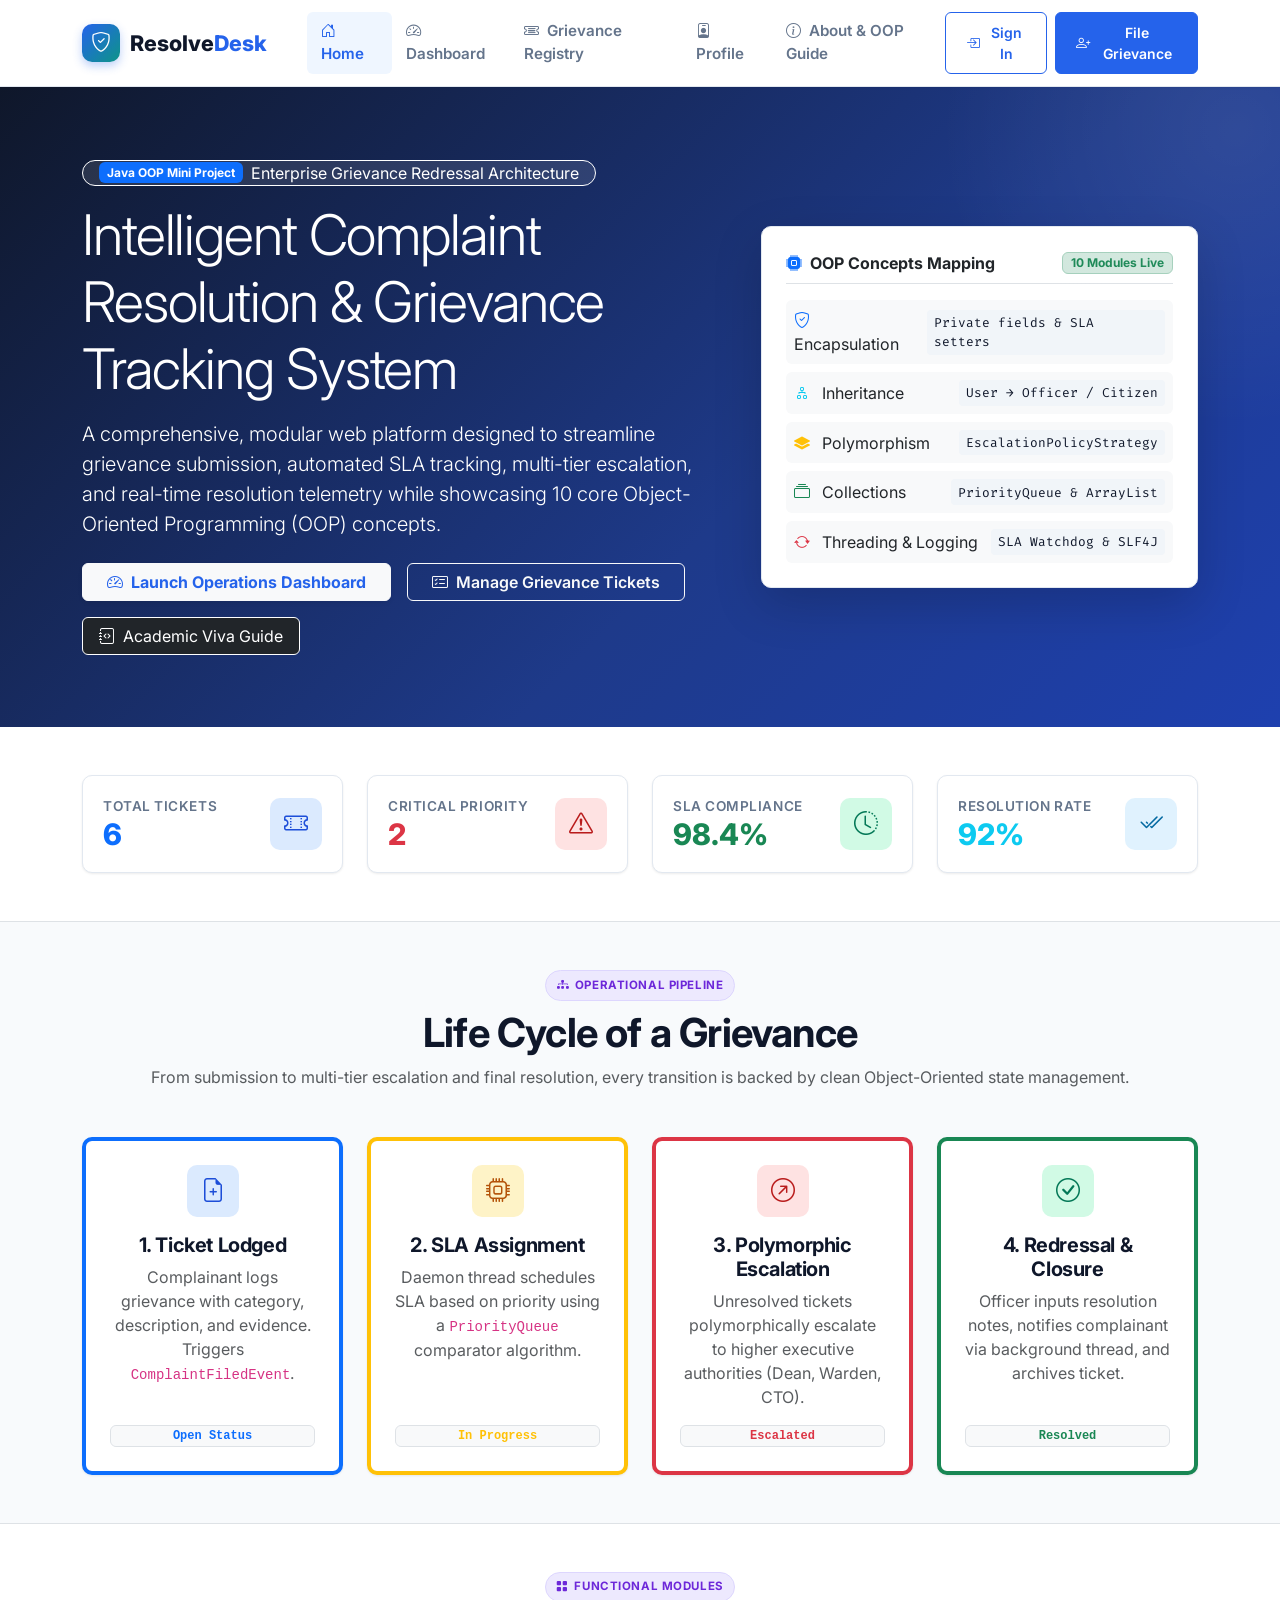
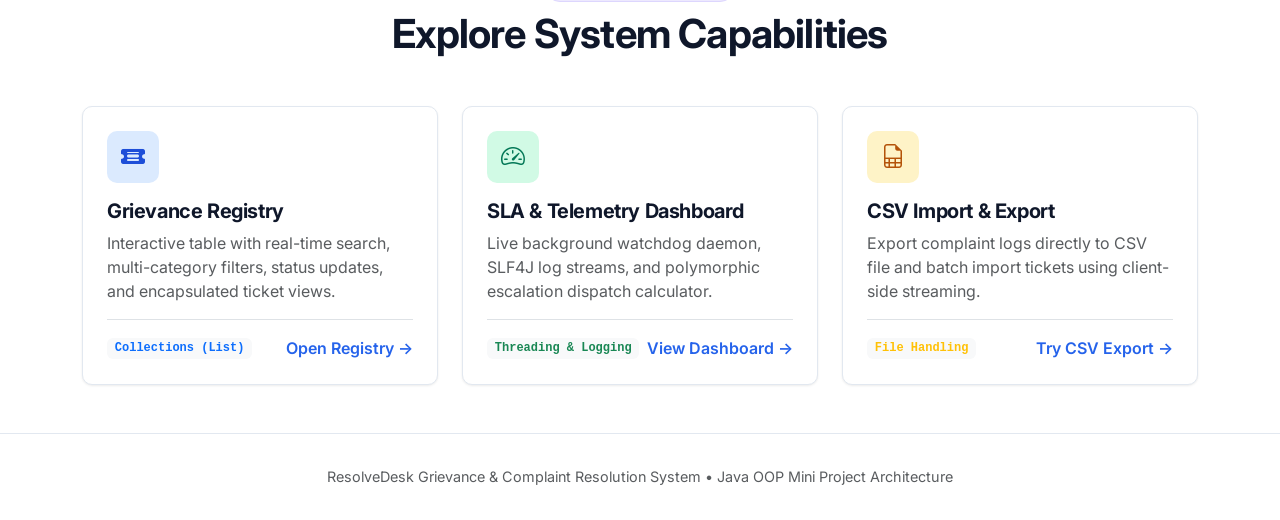
<file: index.html>
<!DOCTYPE html>
<html lang="en">
<head>
  <meta charset="UTF-8">
  <meta name="viewport" content="width=device-width, initial-scale=1.0">
  <title>ResolveDesk | Enterprise Complaint & Grievance Resolution System</title>
  
  <!-- Google Fonts: Inter -->
  <link rel="preconnect" href="https://fonts.googleapis.com">
  <link rel="preconnect" href="https://fonts.gstatic.com" crossorigin>
  <link href="https://fonts.googleapis.com/css2?family=Inter:wght@300;400;500;600;700;800&family=Fira+Code:wght@400;500&display=swap" rel="stylesheet">
  
  <!-- Bootstrap 5.3 CSS & Icons -->
  <link href="https://cdn.jsdelivr.net/npm/bootstrap@5.3.3/dist/css/bootstrap.min.css" rel="stylesheet">
  <link rel="stylesheet" href="https://cdn.jsdelivr.net/npm/bootstrap-icons@1.11.3/font/bootstrap-icons.min.css">
  
  <!-- Custom Modern CSS -->
  <link rel="stylesheet" href="css/style.css">
</head>
<body>

  <!-- ================= Navigation Bar ================= -->
  <nav class="navbar navbar-expand-lg navbar-custom sticky-top">
    <div class="container">
      <a class="navbar-brand" href="index.html">
        <div class="brand-icon">
          <i class="bi bi-shield-check"></i>
        </div>
        <span>Resolve<span class="text-primary-custom">Desk</span></span>
      </a>

      <button class="navbar-toggler" type="button" data-bs-toggle="collapse" data-bs-target="#mainNavbar">
        <span class="navbar-toggler-icon"></span>
      </button>

      <div class="collapse navbar-collapse" id="mainNavbar">
        <ul class="navbar-nav me-auto ms-lg-4">
          <li class="nav-item"><a class="nav-link active" href="index.html"><i class="bi bi-house-door me-1"></i> Home</a></li>
          <li class="nav-item"><a class="nav-link" href="dashboard.html"><i class="bi bi-speedometer2 me-1"></i> Dashboard</a></li>
          <li class="nav-item"><a class="nav-link" href="complaints.html"><i class="bi bi-ticket-detailed me-1"></i> Grievance Registry</a></li>
          <li class="nav-item"><a class="nav-link" href="profile.html"><i class="bi bi-person-badge me-1"></i> Profile</a></li>
          <li class="nav-item"><a class="nav-link" href="about.html"><i class="bi bi-info-circle me-1"></i> About & OOP Guide</a></li>
        </ul>

        <div class="d-flex align-items-center gap-2">
          <a href="login.html" class="btn btn-outline-custom btn-sm">
            <i class="bi bi-box-arrow-in-right"></i> Sign In
          </a>
          <a href="register.html" class="btn btn-primary-custom btn-sm">
            <i class="bi bi-person-plus"></i> File Grievance
          </a>
        </div>
      </div>
    </div>
  </nav>

  <!-- ================= Hero Section ================= -->
  <section class="hero-section text-center text-lg-start">
    <div class="container">
      <div class="row align-items-center g-5">
        <div class="col-lg-7">
          <div class="d-inline-flex align-items-center gap-2 px-3 py-1.5 rounded-pill bg-white bg-opacity-10 text-white border border-white border-opacity-20 mb-3 fs-7">
            <span class="badge bg-primary">Java OOP Mini Project</span>
            <span>Enterprise Grievance Redressal Architecture</span>
          </div>
          <h1 class="display-4 fw-extrabold text-white mb-3">
            Intelligent Complaint Resolution & Grievance Tracking System
          </h1>
          <p class="lead text-white text-opacity-80 mb-4">
            A comprehensive, modular web platform designed to streamline grievance submission, automated SLA tracking, multi-tier escalation, and real-time resolution telemetry while showcasing 10 core Object-Oriented Programming (OOP) concepts.
          </p>
          <div class="d-flex flex-wrap gap-3 justify-content-center justify-content-lg-start">
            <a href="dashboard.html" class="btn btn-light text-primary-custom fw-bold px-4 py-2.5 shadow-sm">
              <i class="bi bi-speedometer2 me-1"></i> Launch Operations Dashboard
            </a>
            <a href="complaints.html" class="btn btn-outline-light fw-semibold px-4 py-2.5">
              <i class="bi bi-card-checklist me-1"></i> Manage Grievance Tickets
            </a>
            <a href="about.html" class="btn btn-dark bg-opacity-40 border-white border-opacity-30 text-white px-3 py-2.5">
              <i class="bi bi-journal-code me-1"></i> Academic Viva Guide
            </a>
          </div>
        </div>

        <div class="col-lg-5">
          <div class="card card-custom p-4 bg-white text-dark shadow-lg">
            <div class="d-flex align-items-center justify-content-between mb-3 border-bottom pb-2">
              <span class="fw-bold text-dark fs-6"><i class="bi bi-cpu-fill text-primary me-2"></i>OOP Concepts Mapping</span>
              <span class="badge bg-success-subtle text-success border border-success-subtle">10 Modules Live</span>
            </div>
            <ul class="list-unstyled mb-0 d-flex flex-column gap-2 fs-7">
              <li class="d-flex align-items-center justify-content-between p-2 rounded bg-light">
                <span><i class="bi bi-shield-check text-primary me-2"></i> Encapsulation</span>
                <span class="code-pill">Private fields & SLA setters</span>
              </li>
              <li class="d-flex align-items-center justify-content-between p-2 rounded bg-light">
                <span><i class="bi bi-diagram-2 text-info me-2"></i> Inheritance</span>
                <span class="code-pill">User &rarr; Officer / Citizen</span>
              </li>
              <li class="d-flex align-items-center justify-content-between p-2 rounded bg-light">
                <span><i class="bi bi-layers-fill text-warning me-2"></i> Polymorphism</span>
                <span class="code-pill">EscalationPolicyStrategy</span>
              </li>
              <li class="d-flex align-items-center justify-content-between p-2 rounded bg-light">
                <span><i class="bi bi-collection text-success me-2"></i> Collections</span>
                <span class="code-pill">PriorityQueue & ArrayList</span>
              </li>
              <li class="d-flex align-items-center justify-content-between p-2 rounded bg-light">
                <span><i class="bi bi-arrow-repeat text-danger me-2"></i> Threading & Logging</span>
                <span class="code-pill">SLA Watchdog & SLF4J</span>
              </li>
            </ul>
          </div>
        </div>
      </div>
    </div>
  </section>

  <!-- ================= Quick Stats ================= -->
  <section class="py-5 bg-white border-bottom">
    <div class="container">
      <div class="row g-4">
        <div class="col-md-3 col-6">
          <div class="stat-card">
            <div>
              <div class="stat-label">Total Tickets</div>
              <div class="stat-value text-primary" id="homeTotalTickets">6</div>
            </div>
            <div class="stat-icon primary"><i class="bi bi-ticket-perforated"></i></div>
          </div>
        </div>
        <div class="col-md-3 col-6">
          <div class="stat-card">
            <div>
              <div class="stat-label">Critical Priority</div>
              <div class="stat-value text-danger">2</div>
            </div>
            <div class="stat-icon danger"><i class="bi bi-exclamation-triangle"></i></div>
          </div>
        </div>
        <div class="col-md-3 col-6">
          <div class="stat-card">
            <div>
              <div class="stat-label">SLA Compliance</div>
              <div class="stat-value text-success">98.4%</div>
            </div>
            <div class="stat-icon success"><i class="bi bi-clock-history"></i></div>
          </div>
        </div>
        <div class="col-md-3 col-6">
          <div class="stat-card">
            <div>
              <div class="stat-label">Resolution Rate</div>
              <div class="stat-value text-info">92%</div>
            </div>
            <div class="stat-icon info"><i class="bi bi-check2-all"></i></div>
          </div>
        </div>
      </div>
    </div>
  </section>

  <!-- ================= Grievance Workflow ================= -->
  <section class="py-5">
    <div class="container">
      <div class="text-center max-w-700 mx-auto mb-5">
        <span class="oop-badge mb-2"><i class="bi bi-diagram-3-fill"></i> Operational Pipeline</span>
        <h2 class="display-6 fw-bold">Life Cycle of a Grievance</h2>
        <p class="text-muted">
          From submission to multi-tier escalation and final resolution, every transition is backed by clean Object-Oriented state management.
        </p>
      </div>

      <div class="row g-4">
        <div class="col-md-3">
          <div class="card card-custom h-100 p-4 text-center border-top border-4 border-primary">
            <div class="stat-icon primary mx-auto mb-3"><i class="bi bi-file-earmark-plus"></i></div>
            <h5 class="fw-bold">1. Ticket Lodged</h5>
            <p class="text-muted fs-7">
              Complainant logs grievance with category, description, and evidence. Triggers <code>ComplaintFiledEvent</code>.
            </p>
            <span class="badge bg-light text-primary border font-monospace mt-auto">Open Status</span>
          </div>
        </div>

        <div class="col-md-3">
          <div class="card card-custom h-100 p-4 text-center border-top border-4 border-warning">
            <div class="stat-icon warning mx-auto mb-3"><i class="bi bi-cpu"></i></div>
            <h5 class="fw-bold">2. SLA Assignment</h5>
            <p class="text-muted fs-7">
              Daemon thread schedules SLA based on priority using a <code>PriorityQueue</code> comparator algorithm.
            </p>
            <span class="badge bg-light text-warning border font-monospace mt-auto">In Progress</span>
          </div>
        </div>

        <div class="col-md-3">
          <div class="card card-custom h-100 p-4 text-center border-top border-4 border-danger">
            <div class="stat-icon danger mx-auto mb-3"><i class="bi bi-arrow-up-right-circle"></i></div>
            <h5 class="fw-bold">3. Polymorphic Escalation</h5>
            <p class="text-muted fs-7">
              Unresolved tickets polymorphically escalate to higher executive authorities (Dean, Warden, CTO).
            </p>
            <span class="badge bg-light text-danger border font-monospace mt-auto">Escalated</span>
          </div>
        </div>

        <div class="col-md-3">
          <div class="card card-custom h-100 p-4 text-center border-top border-4 border-success">
            <div class="stat-icon success mx-auto mb-3"><i class="bi bi-check-circle"></i></div>
            <h5 class="fw-bold">4. Redressal & Closure</h5>
            <p class="text-muted fs-7">
              Officer inputs resolution notes, notifies complainant via background thread, and archives ticket.
            </p>
            <span class="badge bg-light text-success border font-monospace mt-auto">Resolved</span>
          </div>
        </div>
      </div>
    </div>
  </section>

  <!-- ================= Core Modules Grid ================= -->
  <section class="py-5 bg-white border-top">
    <div class="container">
      <div class="text-center max-w-700 mx-auto mb-5">
        <span class="oop-badge mb-2"><i class="bi bi-grid-fill"></i> Functional Modules</span>
        <h2 class="display-6 fw-bold">Explore System Capabilities</h2>
      </div>

      <div class="row g-4">
        <!-- Module 1 -->
        <div class="col-md-4">
          <div class="card card-custom card-hover-lift h-100 p-4">
            <div class="stat-icon primary mb-3"><i class="bi bi-ticket-detailed-fill"></i></div>
            <h5 class="fw-bold">Grievance Registry</h5>
            <p class="text-muted fs-7">
              Interactive table with real-time search, multi-category filters, status updates, and encapsulated ticket views.
            </p>
            <div class="mt-auto pt-3 border-top d-flex justify-content-between align-items-center">
              <span class="badge bg-light text-primary font-monospace">Collections (List)</span>
              <a href="complaints.html" class="fw-semibold text-primary-custom text-decoration-none fs-7">Open Registry &rarr;</a>
            </div>
          </div>
        </div>

        <!-- Module 2 -->
        <div class="col-md-4">
          <div class="card card-custom card-hover-lift h-100 p-4">
            <div class="stat-icon success mb-3"><i class="bi bi-speedometer2"></i></div>
            <h5 class="fw-bold">SLA & Telemetry Dashboard</h5>
            <p class="text-muted fs-7">
              Live background watchdog daemon, SLF4J log streams, and polymorphic escalation dispatch calculator.
            </p>
            <div class="mt-auto pt-3 border-top d-flex justify-content-between align-items-center">
              <span class="badge bg-light text-success font-monospace">Threading & Logging</span>
              <a href="dashboard.html" class="fw-semibold text-primary-custom text-decoration-none fs-7">View Dashboard &rarr;</a>
            </div>
          </div>
        </div>

        <!-- Module 3 -->
        <div class="col-md-4">
          <div class="card card-custom card-hover-lift h-100 p-4">
            <div class="stat-icon warning mb-3"><i class="bi bi-file-earmark-spreadsheet"></i></div>
            <h5 class="fw-bold">CSV Import & Export</h5>
            <p class="text-muted fs-7">
              Export complaint logs directly to CSV file and batch import tickets using client-side streaming.
            </p>
            <div class="mt-auto pt-3 border-top d-flex justify-content-between align-items-center">
              <span class="badge bg-light text-warning font-monospace">File Handling</span>
              <a href="complaints.html" class="fw-semibold text-primary-custom text-decoration-none fs-7">Try CSV Export &rarr;</a>
            </div>
          </div>
        </div>
      </div>
    </div>
  </section>

  <!-- Toast Notification Container -->
  <div id="toastContainer" class="toast-container position-fixed bottom-0 end-0 p-3" style="z-index: 9999;"></div>

  <!-- Footer -->
  <footer>
    <div class="container text-center text-muted fs-8">
      ResolveDesk Grievance & Complaint Resolution System &bull; Java OOP Mini Project Architecture
    </div>
  </footer>

  <!-- Bootstrap 5 Bundle JS -->
  <script src="https://cdn.jsdelivr.net/npm/bootstrap@5.3.3/dist/js/bootstrap.bundle.min.js"></script>
  <!-- Custom JS -->
  <script src="js/main.js"></script>
</body>
</html>
</file>
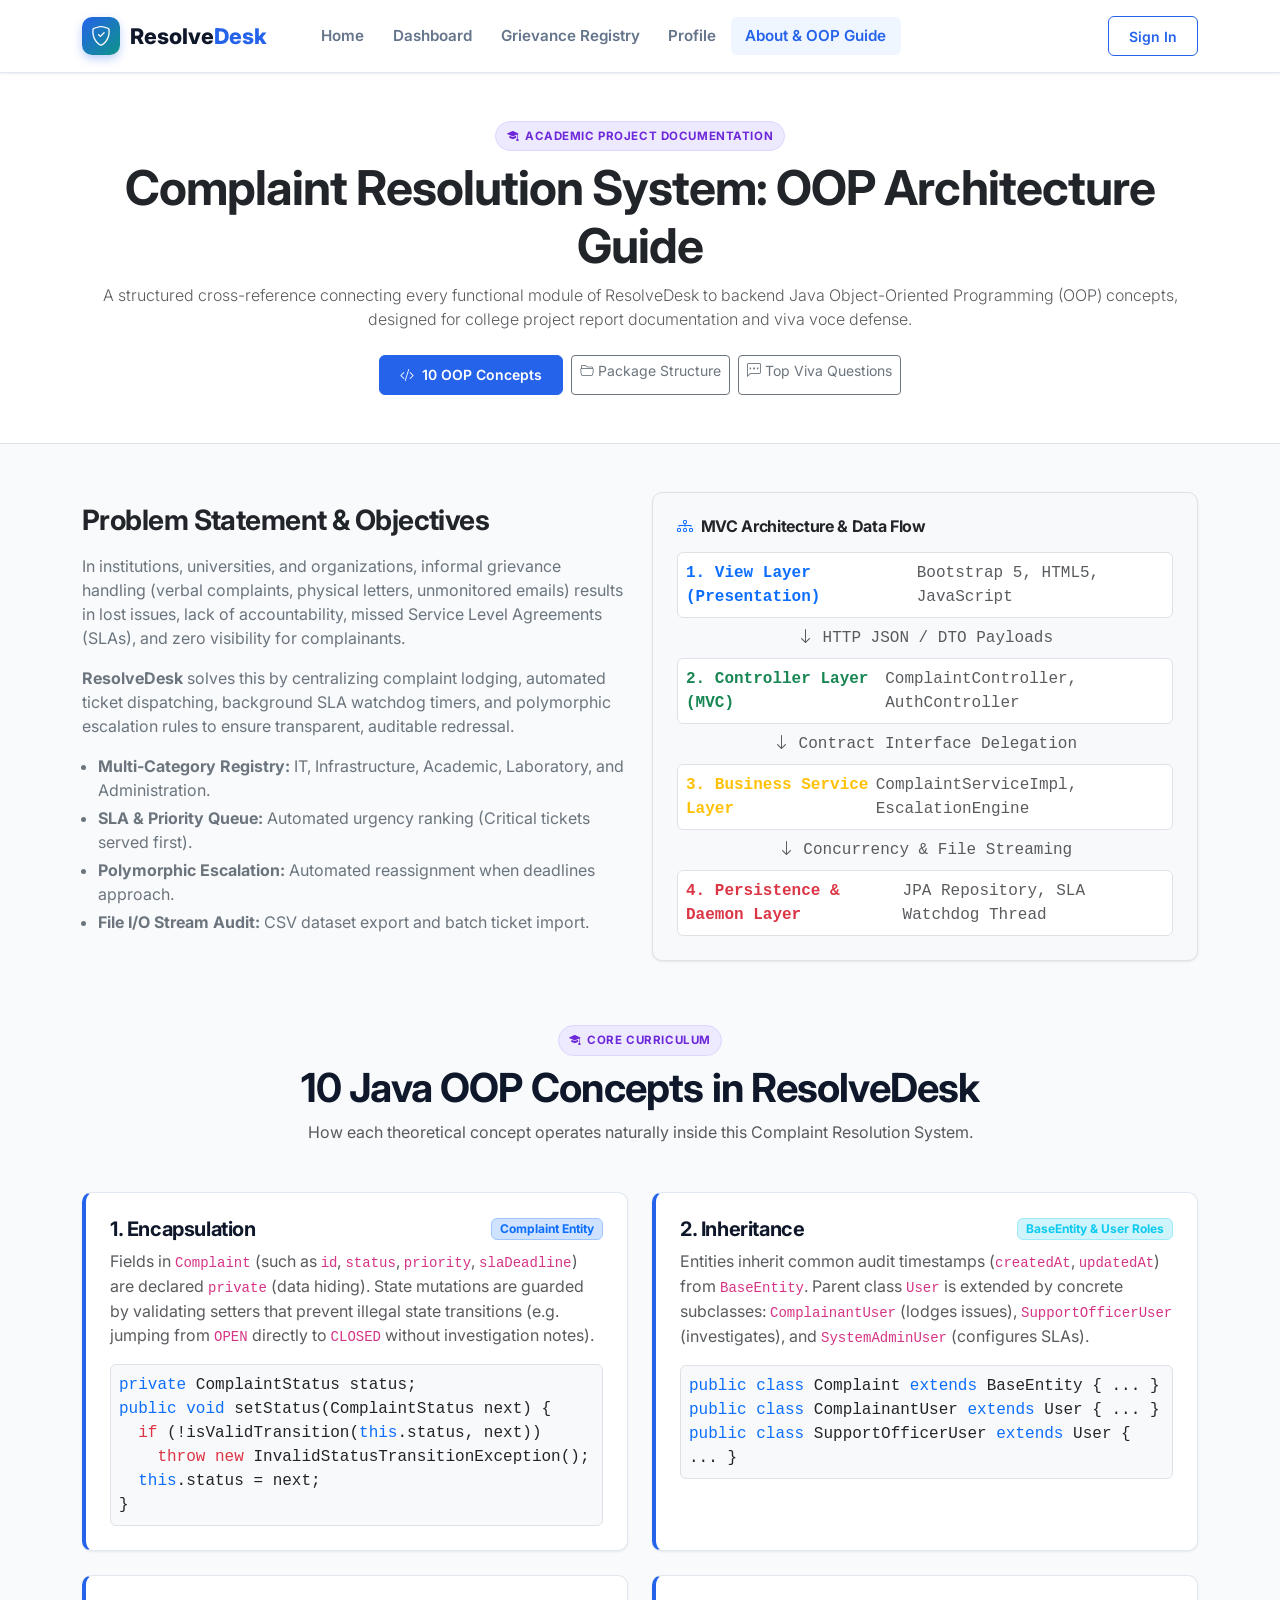
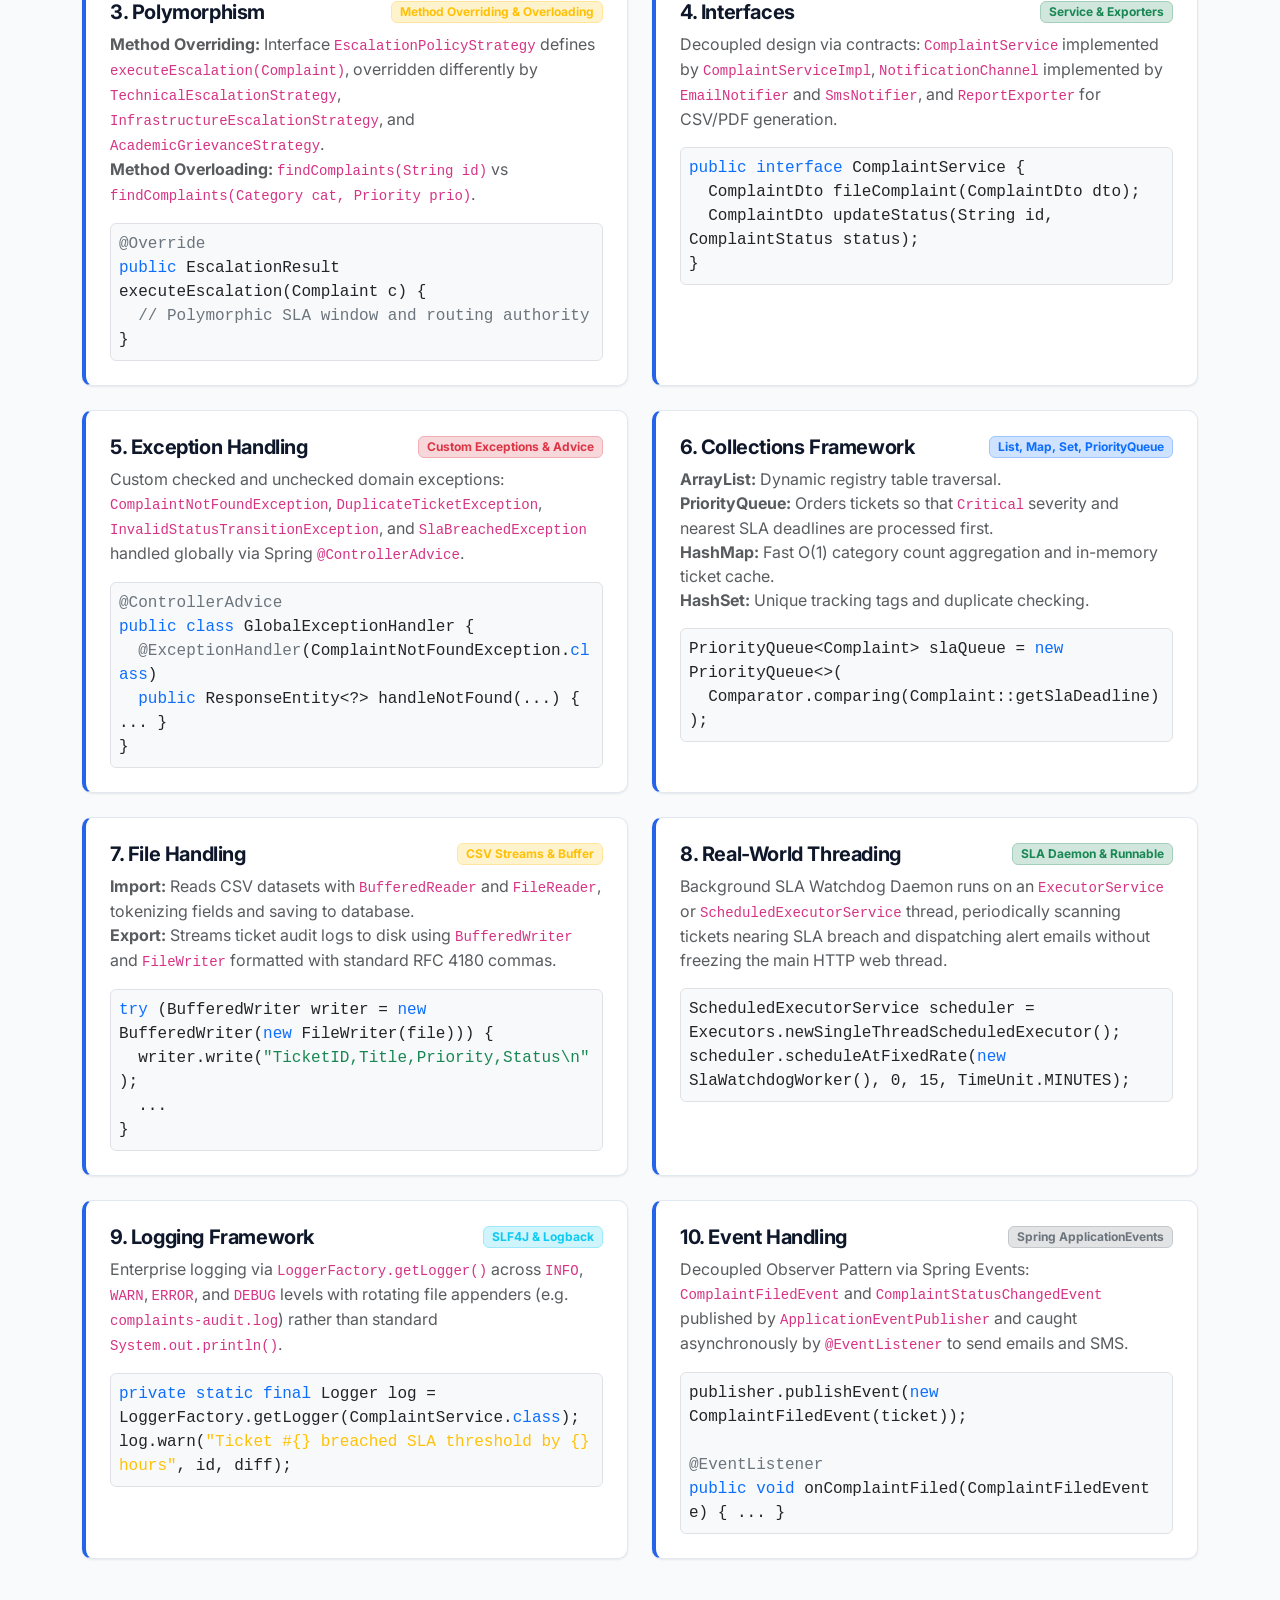
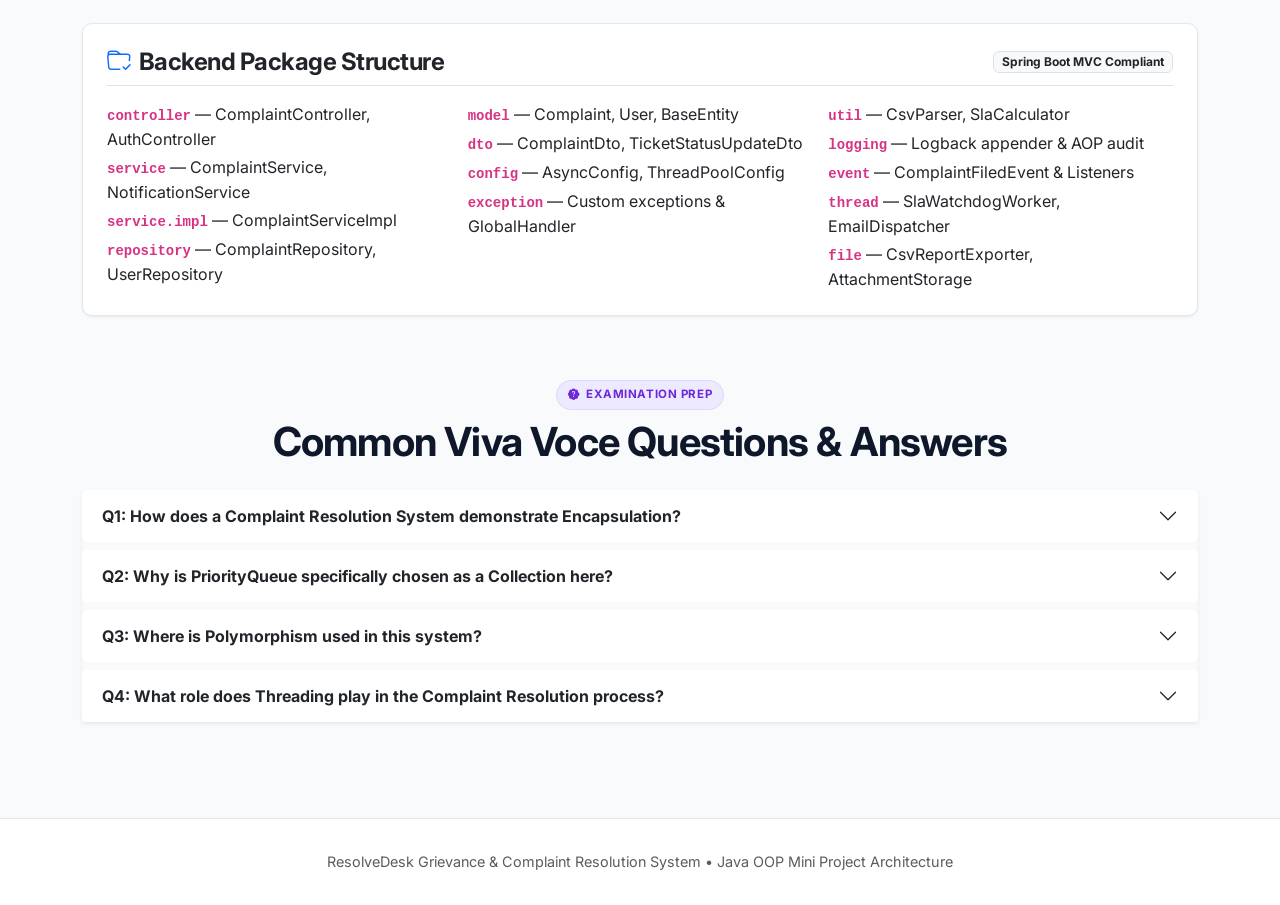
<file: about.html>
<!DOCTYPE html>
<html lang="en">
<head>
  <meta charset="UTF-8">
  <meta name="viewport" content="width=device-width, initial-scale=1.0">
  <title>About & OOP Viva Guide | ResolveDesk Mini Project</title>
  
  <!-- Google Fonts: Inter -->
  <link rel="preconnect" href="https://fonts.googleapis.com">
  <link rel="preconnect" href="https://fonts.gstatic.com" crossorigin>
  <link href="https://fonts.googleapis.com/css2?family=Inter:wght@300;400;500;600;700;800&family=Fira+Code:wght@400;500&display=swap" rel="stylesheet">
  
  <!-- Bootstrap 5.3 CSS & Icons -->
  <link href="https://cdn.jsdelivr.net/npm/bootstrap@5.3.3/dist/css/bootstrap.min.css" rel="stylesheet">
  <link rel="stylesheet" href="https://cdn.jsdelivr.net/npm/bootstrap-icons@1.11.3/font/bootstrap-icons.min.css">
  
  <!-- Custom Modern CSS -->
  <link rel="stylesheet" href="css/style.css">
</head>
<body>

  <!-- ================= Navigation Bar ================= -->
  <nav class="navbar navbar-expand-lg navbar-custom sticky-top">
    <div class="container">
      <a class="navbar-brand" href="index.html">
        <div class="brand-icon">
          <i class="bi bi-shield-check"></i>
        </div>
        <span>Resolve<span class="text-primary-custom">Desk</span></span>
      </a>

      <button class="navbar-toggler" type="button" data-bs-toggle="collapse" data-bs-target="#mainNavbar">
        <span class="navbar-toggler-icon"></span>
      </button>

      <div class="collapse navbar-collapse" id="mainNavbar">
        <ul class="navbar-nav me-auto ms-lg-4">
          <li class="nav-item"><a class="nav-link" href="index.html">Home</a></li>
          <li class="nav-item"><a class="nav-link" href="dashboard.html">Dashboard</a></li>
          <li class="nav-item"><a class="nav-link" href="complaints.html">Grievance Registry</a></li>
          <li class="nav-item"><a class="nav-link" href="profile.html">Profile</a></li>
          <li class="nav-item"><a class="nav-link active" href="about.html">About & OOP Guide</a></li>
        </ul>

        <div class="d-flex align-items-center gap-2">
          <a href="login.html" class="btn btn-outline-custom btn-sm">Sign In</a>
        </div>
      </div>
    </div>
  </nav>

  <!-- ================= Header ================= -->
  <header class="py-5 bg-white border-bottom">
    <div class="container text-center max-w-800 mx-auto">
      <span class="oop-badge mb-2"><i class="bi bi-mortarboard-fill"></i> Academic Project Documentation</span>
      <h1 class="display-5 fw-bold text-dark">Complaint Resolution System: OOP Architecture Guide</h1>
      <p class="lead text-muted fs-6 mb-4">
        A structured cross-reference connecting every functional module of ResolveDesk to backend Java Object-Oriented Programming (OOP) concepts, designed for college project report documentation and viva voce defense.
      </p>
      <div class="d-flex flex-wrap justify-content-center gap-2">
        <a href="#oopConcepts" class="btn btn-primary-custom btn-sm"><i class="bi bi-code-slash"></i> 10 OOP Concepts</a>
        <a href="#packageStructure" class="btn btn-outline-secondary btn-sm"><i class="bi bi-folder2-open"></i> Package Structure</a>
        <a href="#vivaQuestions" class="btn btn-outline-secondary btn-sm"><i class="bi bi-chat-left-dots"></i> Top Viva Questions</a>
      </div>
    </div>
  </header>

  <!-- ================= Main Body ================= -->
  <main class="py-5">
    <div class="container">
      
      <!-- Section 1: Problem Statement & Objectives -->
      <section class="mb-5">
        <div class="row g-4 align-items-center">
          <div class="col-lg-6">
            <h3 class="fw-bold text-dark mb-3">Problem Statement & Objectives</h3>
            <p class="text-secondary fs-7">
              In institutions, universities, and organizations, informal grievance handling (verbal complaints, physical letters, unmonitored emails) results in lost issues, lack of accountability, missed Service Level Agreements (SLAs), and zero visibility for complainants.
            </p>
            <p class="text-secondary fs-7">
              <strong>ResolveDesk</strong> solves this by centralizing complaint lodging, automated ticket dispatching, background SLA watchdog timers, and polymorphic escalation rules to ensure transparent, auditable redressal.
            </p>
            <ul class="text-secondary fs-7 ps-3">
              <li class="mb-1"><strong>Multi-Category Registry:</strong> IT, Infrastructure, Academic, Laboratory, and Administration.</li>
              <li class="mb-1"><strong>SLA & Priority Queue:</strong> Automated urgency ranking (Critical tickets served first).</li>
              <li class="mb-1"><strong>Polymorphic Escalation:</strong> Automated reassignment when deadlines approach.</li>
              <li class="mb-1"><strong>File I/O Stream Audit:</strong> CSV dataset export and batch ticket import.</li>
            </ul>
          </div>
          <div class="col-lg-6">
            <div class="card card-custom p-4 bg-light border">
              <h6 class="fw-bold text-dark mb-3"><i class="bi bi-diagram-3 text-primary me-2"></i>MVC Architecture & Data Flow</h6>
              <div class="d-flex flex-column gap-2 font-monospace fs-8">
                <div class="p-2 bg-white rounded border d-flex justify-content-between">
                  <span class="text-primary fw-bold">1. View Layer (Presentation)</span>
                  <span class="text-muted">Bootstrap 5, HTML5, JavaScript</span>
                </div>
                <div class="text-center text-muted"><i class="bi bi-arrow-down"></i> HTTP JSON / DTO Payloads</div>
                <div class="p-2 bg-white rounded border d-flex justify-content-between">
                  <span class="text-success fw-bold">2. Controller Layer (MVC)</span>
                  <span class="text-muted">ComplaintController, AuthController</span>
                </div>
                <div class="text-center text-muted"><i class="bi bi-arrow-down"></i> Contract Interface Delegation</div>
                <div class="p-2 bg-white rounded border d-flex justify-content-between">
                  <span class="text-warning fw-bold">3. Business Service Layer</span>
                  <span class="text-muted">ComplaintServiceImpl, EscalationEngine</span>
                </div>
                <div class="text-center text-muted"><i class="bi bi-arrow-down"></i> Concurrency & File Streaming</div>
                <div class="p-2 bg-white rounded border d-flex justify-content-between">
                  <span class="text-danger fw-bold">4. Persistence & Daemon Layer</span>
                  <span class="text-muted">JPA Repository, SLA Watchdog Thread</span>
                </div>
              </div>
            </div>
          </div>
        </div>
      </section>

      <!-- Section 2: 10 OOP Concepts Mapping (Cards Grid) -->
      <section id="oopConcepts" class="mb-5 pt-3">
        <div class="text-center mb-5">
          <span class="oop-badge mb-2"><i class="bi bi-mortarboard-fill"></i> Core Curriculum</span>
          <h2 class="display-6 fw-bold">10 Java OOP Concepts in ResolveDesk</h2>
          <p class="text-muted fs-7">How each theoretical concept operates naturally inside this Complaint Resolution System.</p>
        </div>

        <div class="row g-4">
          
          <!-- 1. Encapsulation -->
          <div class="col-md-6">
            <div class="card card-custom concept-card h-100 p-4">
              <div class="d-flex justify-content-between align-items-center mb-2">
                <h5 class="fw-bold mb-0">1. Encapsulation</h5>
                <span class="badge bg-primary-subtle text-primary border border-primary-subtle">Complaint Entity</span>
              </div>
              <p class="text-muted fs-7 mb-3">
                Fields in <code>Complaint</code> (such as <code>id</code>, <code>status</code>, <code>priority</code>, <code>slaDeadline</code>) are declared <code>private</code> (data hiding). State mutations are guarded by validating setters that prevent illegal state transitions (e.g. jumping from <code>OPEN</code> directly to <code>CLOSED</code> without investigation notes).
              </p>
              <div class="bg-light p-2 rounded font-monospace fs-8 border">
                <span class="text-primary">private</span> ComplaintStatus status;<br>
                <span class="text-primary">public void</span> setStatus(ComplaintStatus next) {<br>
                &nbsp;&nbsp;<span class="text-danger">if</span> (!isValidTransition(<span class="text-primary">this</span>.status, next))<br>
                &nbsp;&nbsp;&nbsp;&nbsp;<span class="text-danger">throw new</span> InvalidStatusTransitionException();<br>
                &nbsp;&nbsp;<span class="text-primary">this</span>.status = next;<br>
                }
              </div>
            </div>
          </div>

          <!-- 2. Inheritance -->
          <div class="col-md-6">
            <div class="card card-custom concept-card h-100 p-4">
              <div class="d-flex justify-content-between align-items-center mb-2">
                <h5 class="fw-bold mb-0">2. Inheritance</h5>
                <span class="badge bg-info-subtle text-info border border-info-subtle">BaseEntity & User Roles</span>
              </div>
              <p class="text-muted fs-7 mb-3">
                Entities inherit common audit timestamps (<code>createdAt</code>, <code>updatedAt</code>) from <code>BaseEntity</code>. Parent class <code>User</code> is extended by concrete subclasses: <code>ComplainantUser</code> (lodges issues), <code>SupportOfficerUser</code> (investigates), and <code>SystemAdminUser</code> (configures SLAs).
              </p>
              <div class="bg-light p-2 rounded font-monospace fs-8 border">
                <span class="text-primary">public class</span> Complaint <span class="text-primary">extends</span> BaseEntity { ... }<br>
                <span class="text-primary">public class</span> ComplainantUser <span class="text-primary">extends</span> User { ... }<br>
                <span class="text-primary">public class</span> SupportOfficerUser <span class="text-primary">extends</span> User { ... }
              </div>
            </div>
          </div>

          <!-- 3. Polymorphism -->
          <div class="col-md-6">
            <div class="card card-custom concept-card h-100 p-4">
              <div class="d-flex justify-content-between align-items-center mb-2">
                <h5 class="fw-bold mb-0">3. Polymorphism</h5>
                <span class="badge bg-warning-subtle text-warning border border-warning-subtle">Method Overriding & Overloading</span>
              </div>
              <p class="text-muted fs-7 mb-3">
                <strong>Method Overriding:</strong> Interface <code>EscalationPolicyStrategy</code> defines <code>executeEscalation(Complaint)</code>, overridden differently by <code>TechnicalEscalationStrategy</code>, <code>InfrastructureEscalationStrategy</code>, and <code>AcademicGrievanceStrategy</code>.<br>
                <strong>Method Overloading:</strong> <code>findComplaints(String id)</code> vs <code>findComplaints(Category cat, Priority prio)</code>.
              </p>
              <div class="bg-light p-2 rounded font-monospace fs-8 border">
                <span class="text-secondary">@Override</span><br>
                <span class="text-primary">public</span> EscalationResult executeEscalation(Complaint c) {<br>
                &nbsp;&nbsp;<span class="text-secondary">// Polymorphic SLA window and routing authority</span><br>
                }
              </div>
            </div>
          </div>

          <!-- 4. Interface -->
          <div class="col-md-6">
            <div class="card card-custom concept-card h-100 p-4">
              <div class="d-flex justify-content-between align-items-center mb-2">
                <h5 class="fw-bold mb-0">4. Interfaces</h5>
                <span class="badge bg-success-subtle text-success border border-success-subtle">Service & Exporters</span>
              </div>
              <p class="text-muted fs-7 mb-3">
                Decoupled design via contracts: <code>ComplaintService</code> implemented by <code>ComplaintServiceImpl</code>, <code>NotificationChannel</code> implemented by <code>EmailNotifier</code> and <code>SmsNotifier</code>, and <code>ReportExporter</code> for CSV/PDF generation.
              </p>
              <div class="bg-light p-2 rounded font-monospace fs-8 border">
                <span class="text-primary">public interface</span> ComplaintService {<br>
                &nbsp;&nbsp;ComplaintDto fileComplaint(ComplaintDto dto);<br>
                &nbsp;&nbsp;ComplaintDto updateStatus(String id, ComplaintStatus status);<br>
                }
              </div>
            </div>
          </div>

          <!-- 5. Exception Handling -->
          <div class="col-md-6">
            <div class="card card-custom concept-card h-100 p-4">
              <div class="d-flex justify-content-between align-items-center mb-2">
                <h5 class="fw-bold mb-0">5. Exception Handling</h5>
                <span class="badge bg-danger-subtle text-danger border border-danger-subtle">Custom Exceptions & Advice</span>
              </div>
              <p class="text-muted fs-7 mb-3">
                Custom checked and unchecked domain exceptions: <code>ComplaintNotFoundException</code>, <code>DuplicateTicketException</code>, <code>InvalidStatusTransitionException</code>, and <code>SlaBreachedException</code> handled globally via Spring <code>@ControllerAdvice</code>.
              </p>
              <div class="bg-light p-2 rounded font-monospace fs-8 border">
                <span class="text-secondary">@ControllerAdvice</span><br>
                <span class="text-primary">public class</span> GlobalExceptionHandler {<br>
                &nbsp;&nbsp;<span class="text-secondary">@ExceptionHandler</span>(ComplaintNotFoundException.<span class="text-primary">class</span>)<br>
                &nbsp;&nbsp;<span class="text-primary">public</span> ResponseEntity&lt;?&gt; handleNotFound(...) { ... }<br>
                }
              </div>
            </div>
          </div>

          <!-- 6. Collections Framework -->
          <div class="col-md-6">
            <div class="card card-custom concept-card h-100 p-4">
              <div class="d-flex justify-content-between align-items-center mb-2">
                <h5 class="fw-bold mb-0">6. Collections Framework</h5>
                <span class="badge bg-primary-subtle text-primary border border-primary-subtle">List, Map, Set, PriorityQueue</span>
              </div>
              <p class="text-muted fs-7 mb-3">
                <strong>ArrayList:</strong> Dynamic registry table traversal.<br>
                <strong>PriorityQueue:</strong> Orders tickets so that <code>Critical</code> severity and nearest SLA deadlines are processed first.<br>
                <strong>HashMap:</strong> Fast O(1) category count aggregation and in-memory ticket cache.<br>
                <strong>HashSet:</strong> Unique tracking tags and duplicate checking.
              </p>
              <div class="bg-light p-2 rounded font-monospace fs-8 border">
                PriorityQueue&lt;Complaint&gt; slaQueue = <span class="text-primary">new</span> PriorityQueue&lt;&gt;(<br>
                &nbsp;&nbsp;Comparator.comparing(Complaint::getSlaDeadline)<br>
                );
              </div>
            </div>
          </div>

          <!-- 7. File Handling -->
          <div class="col-md-6">
            <div class="card card-custom concept-card h-100 p-4">
              <div class="d-flex justify-content-between align-items-center mb-2">
                <h5 class="fw-bold mb-0">7. File Handling</h5>
                <span class="badge bg-warning-subtle text-warning border border-warning-subtle">CSV Streams & Buffer</span>
              </div>
              <p class="text-muted fs-7 mb-3">
                <strong>Import:</strong> Reads CSV datasets with <code>BufferedReader</code> and <code>FileReader</code>, tokenizing fields and saving to database.<br>
                <strong>Export:</strong> Streams ticket audit logs to disk using <code>BufferedWriter</code> and <code>FileWriter</code> formatted with standard RFC 4180 commas.
              </p>
              <div class="bg-light p-2 rounded font-monospace fs-8 border">
                <span class="text-primary">try</span> (BufferedWriter writer = <span class="text-primary">new</span> BufferedWriter(<span class="text-primary">new</span> FileWriter(file))) {<br>
                &nbsp;&nbsp;writer.write(<span class="text-success">"TicketID,Title,Priority,Status\n"</span>);<br>
                &nbsp;&nbsp;...<br>
                }
              </div>
            </div>
          </div>

          <!-- 8. Threading & Concurrency -->
          <div class="col-md-6">
            <div class="card card-custom concept-card h-100 p-4">
              <div class="d-flex justify-content-between align-items-center mb-2">
                <h5 class="fw-bold mb-0">8. Real-World Threading</h5>
                <span class="badge bg-success-subtle text-success border border-success-subtle">SLA Daemon & Runnable</span>
              </div>
              <p class="text-muted fs-7 mb-3">
                Background SLA Watchdog Daemon runs on an <code>ExecutorService</code> or <code>ScheduledExecutorService</code> thread, periodically scanning tickets nearing SLA breach and dispatching alert emails without freezing the main HTTP web thread.
              </p>
              <div class="bg-light p-2 rounded font-monospace fs-8 border">
                ScheduledExecutorService scheduler = Executors.newSingleThreadScheduledExecutor();<br>
                scheduler.scheduleAtFixedRate(<span class="text-primary">new</span> SlaWatchdogWorker(), 0, 15, TimeUnit.MINUTES);
              </div>
            </div>
          </div>

          <!-- 9. Logging -->
          <div class="col-md-6">
            <div class="card card-custom concept-card h-100 p-4">
              <div class="d-flex justify-content-between align-items-center mb-2">
                <h5 class="fw-bold mb-0">9. Logging Framework</h5>
                <span class="badge bg-info-subtle text-info border border-info-subtle">SLF4J & Logback</span>
              </div>
              <p class="text-muted fs-7 mb-3">
                Enterprise logging via <code>LoggerFactory.getLogger()</code> across <code>INFO</code>, <code>WARN</code>, <code>ERROR</code>, and <code>DEBUG</code> levels with rotating file appenders (e.g. <code>complaints-audit.log</code>) rather than standard <code>System.out.println()</code>.
              </p>
              <div class="bg-light p-2 rounded font-monospace fs-8 border">
                <span class="text-primary">private static final</span> Logger log = LoggerFactory.getLogger(ComplaintService.<span class="text-primary">class</span>);<br>
                log.warn(<span class="text-warning">"Ticket #{} breached SLA threshold by {} hours"</span>, id, diff);
              </div>
            </div>
          </div>

          <!-- 10. Event Handling -->
          <div class="col-md-6">
            <div class="card card-custom concept-card h-100 p-4">
              <div class="d-flex justify-content-between align-items-center mb-2">
                <h5 class="fw-bold mb-0">10. Event Handling</h5>
                <span class="badge bg-secondary-subtle text-secondary border border-secondary-subtle">Spring ApplicationEvents</span>
              </div>
              <p class="text-muted fs-7 mb-3">
                Decoupled Observer Pattern via Spring Events: <code>ComplaintFiledEvent</code> and <code>ComplaintStatusChangedEvent</code> published by <code>ApplicationEventPublisher</code> and caught asynchronously by <code>@EventListener</code> to send emails and SMS.
              </p>
              <div class="bg-light p-2 rounded font-monospace fs-8 border">
                publisher.publishEvent(<span class="text-primary">new</span> ComplaintFiledEvent(ticket));<br><br>
                <span class="text-secondary">@EventListener</span><br>
                <span class="text-primary">public void</span> onComplaintFiled(ComplaintFiledEvent e) { ... }
              </div>
            </div>
          </div>

        </div>
      </section>

      <!-- Section 3: Package Structure Reference -->
      <section id="packageStructure" class="mb-5 pt-3">
        <div class="card card-custom p-4">
          <div class="d-flex justify-content-between align-items-center mb-3 border-bottom pb-2">
            <h4 class="fw-bold mb-0 text-dark"><i class="bi bi-folder-check text-primary me-2"></i>Backend Package Structure</h4>
            <span class="badge bg-light text-dark border">Spring Boot MVC Compliant</span>
          </div>
          <div class="row g-3 fs-7">
            <div class="col-md-4">
              <ul class="list-unstyled mb-0 d-flex flex-column gap-1">
                <li><code class="fw-bold">controller</code> &mdash; ComplaintController, AuthController</li>
                <li><code class="fw-bold">service</code> &mdash; ComplaintService, NotificationService</li>
                <li><code class="fw-bold">service.impl</code> &mdash; ComplaintServiceImpl</li>
                <li><code class="fw-bold">repository</code> &mdash; ComplaintRepository, UserRepository</li>
              </ul>
            </div>
            <div class="col-md-4">
              <ul class="list-unstyled mb-0 d-flex flex-column gap-1">
                <li><code class="fw-bold">model</code> &mdash; Complaint, User, BaseEntity</li>
                <li><code class="fw-bold">dto</code> &mdash; ComplaintDto, TicketStatusUpdateDto</li>
                <li><code class="fw-bold">config</code> &mdash; AsyncConfig, ThreadPoolConfig</li>
                <li><code class="fw-bold">exception</code> &mdash; Custom exceptions & GlobalHandler</li>
              </ul>
            </div>
            <div class="col-md-4">
              <ul class="list-unstyled mb-0 d-flex flex-column gap-1">
                <li><code class="fw-bold">util</code> &mdash; CsvParser, SlaCalculator</li>
                <li><code class="fw-bold">logging</code> &mdash; Logback appender & AOP audit</li>
                <li><code class="fw-bold">event</code> &mdash; ComplaintFiledEvent & Listeners</li>
                <li><code class="fw-bold">thread</code> &mdash; SlaWatchdogWorker, EmailDispatcher</li>
                <li><code class="fw-bold">file</code> &mdash; CsvReportExporter, AttachmentStorage</li>
              </ul>
            </div>
          </div>
        </div>
      </section>

      <!-- Section 4: Top Viva Questions & Model Answers -->
      <section id="vivaQuestions" class="mb-5 pt-3">
        <div class="text-center mb-4">
          <span class="oop-badge mb-2"><i class="bi bi-patch-question-fill"></i> Examination Prep</span>
          <h2 class="display-6 fw-bold">Common Viva Voce Questions & Answers</h2>
        </div>

        <div class="accordion shadow-sm" id="vivaAccordion">
          
          <div class="accordion-item border-0 mb-2 rounded overflow-hidden">
            <h2 class="accordion-header" id="headingOne">
              <button class="accordion-button collapsed fw-bold" type="button" data-bs-toggle="collapse" data-bs-target="#collapseOne">
                Q1: How does a Complaint Resolution System demonstrate Encapsulation?
              </button>
            </h2>
            <div id="collapseOne" class="accordion-collapse collapse" data-bs-parent="#vivaAccordion">
              <div class="accordion-body fs-7 text-secondary">
                <strong>Answer:</strong> In the <code>Complaint</code> entity, all fields (<code>id</code>, <code>title</code>, <code>priority</code>, <code>status</code>, <code>slaDeadline</code>) are marked <code>private</code>. The status can never be directly assigned outside the class. The mutator <code>setStatus(nextStatus)</code> verifies that legal state transitions are adhered to (e.g., a ticket cannot be moved to <code>RESOLVED</code> or <code>CLOSED</code> without non-empty investigation notes), throwing an <code>InvalidStatusTransitionException</code> if violated.
              </div>
            </div>
          </div>

          <div class="accordion-item border-0 mb-2 rounded overflow-hidden">
            <h2 class="accordion-header" id="headingTwo">
              <button class="accordion-button collapsed fw-bold" type="button" data-bs-toggle="collapse" data-bs-target="#collapseTwo">
                Q2: Why is PriorityQueue specifically chosen as a Collection here?
              </button>
            </h2>
            <div id="collapseTwo" class="accordion-collapse collapse" data-bs-parent="#vivaAccordion">
              <div class="accordion-body fs-7 text-secondary">
                <strong>Answer:</strong> Unlike a standard FIFO <code>Queue</code> or <code>ArrayList</code>, a <code>PriorityQueue&lt;Complaint&gt;</code> continuously orders tickets by their urgency severity (Critical &gt; High &gt; Medium &gt; Low) and approaching SLA deadlines. The background dispatch thread can poll the highest urgency ticket in O(log n) time, ensuring critical safety or infrastructure issues are never starved by minor complaints.
              </div>
            </div>
          </div>

          <div class="accordion-item border-0 mb-2 rounded overflow-hidden">
            <h2 class="accordion-header" id="headingThree">
              <button class="accordion-button collapsed fw-bold" type="button" data-bs-toggle="collapse" data-bs-target="#collapseThree">
                Q3: Where is Polymorphism used in this system?
              </button>
            </h2>
            <div id="collapseThree" class="accordion-collapse collapse" data-bs-parent="#vivaAccordion">
              <div class="accordion-body fs-7 text-secondary">
                <strong>Answer:</strong> Through Interface Polymorphism with <code>EscalationPolicyStrategy</code>. When a ticket nears SLA breach, the escalation engine polymorphically executes <code>executeEscalation(complaint)</code>. Depending on whether the runtime category is Technical, Infrastructure, Academic, or Campus Safety, different concrete strategies calculate the escalation tier, alert the appropriate authority (CTO, Warden, Dean, or Proctor), and adjust the SLA window without coupling code to concrete classes.
              </div>
            </div>
          </div>

          <div class="accordion-item border-0 mb-2 rounded overflow-hidden">
            <h2 class="accordion-header" id="headingFour">
              <button class="accordion-button collapsed fw-bold" type="button" data-bs-toggle="collapse" data-bs-target="#collapseFour">
                Q4: What role does Threading play in the Complaint Resolution process?
              </button>
            </h2>
            <div id="collapseFour" class="accordion-collapse collapse" data-bs-parent="#vivaAccordion">
              <div class="accordion-body fs-7 text-secondary">
                <strong>Answer:</strong> Threading is used in two places:
                <ul>
                  <li><strong>SLA Watchdog Daemon:</strong> A background thread pool worker (<code>ScheduledExecutorService</code>) regularly scans open tickets, compares current timestamp with <code>slaDeadline</code>, and updates breached statuses.</li>
                  <li><strong>Asynchronous Email/SMS Dispatch:</strong> Dispatched via Spring <code>@Async</code> / <code>Runnable</code> workers so that when a citizen files a complaint, their browser receives an immediate response without waiting for network email server handshakes.</li>
                </ul>
              </div>
            </div>
          </div>

        </div>
      </section>

    </div>
  </main>

  <!-- Toast Notification Container -->
  <div id="toastContainer" class="toast-container position-fixed bottom-0 end-0 p-3" style="z-index: 9999;"></div>

  <!-- Footer -->
  <footer>
    <div class="container text-center text-muted fs-8">
      ResolveDesk Grievance & Complaint Resolution System &bull; Java OOP Mini Project Architecture
    </div>
  </footer>

  <!-- Bootstrap 5 Bundle JS -->
  <script src="https://cdn.jsdelivr.net/npm/bootstrap@5.3.3/dist/js/bootstrap.bundle.min.js"></script>
  <!-- Custom JS -->
  <script src="js/main.js"></script>
</body>
</html>
</file>
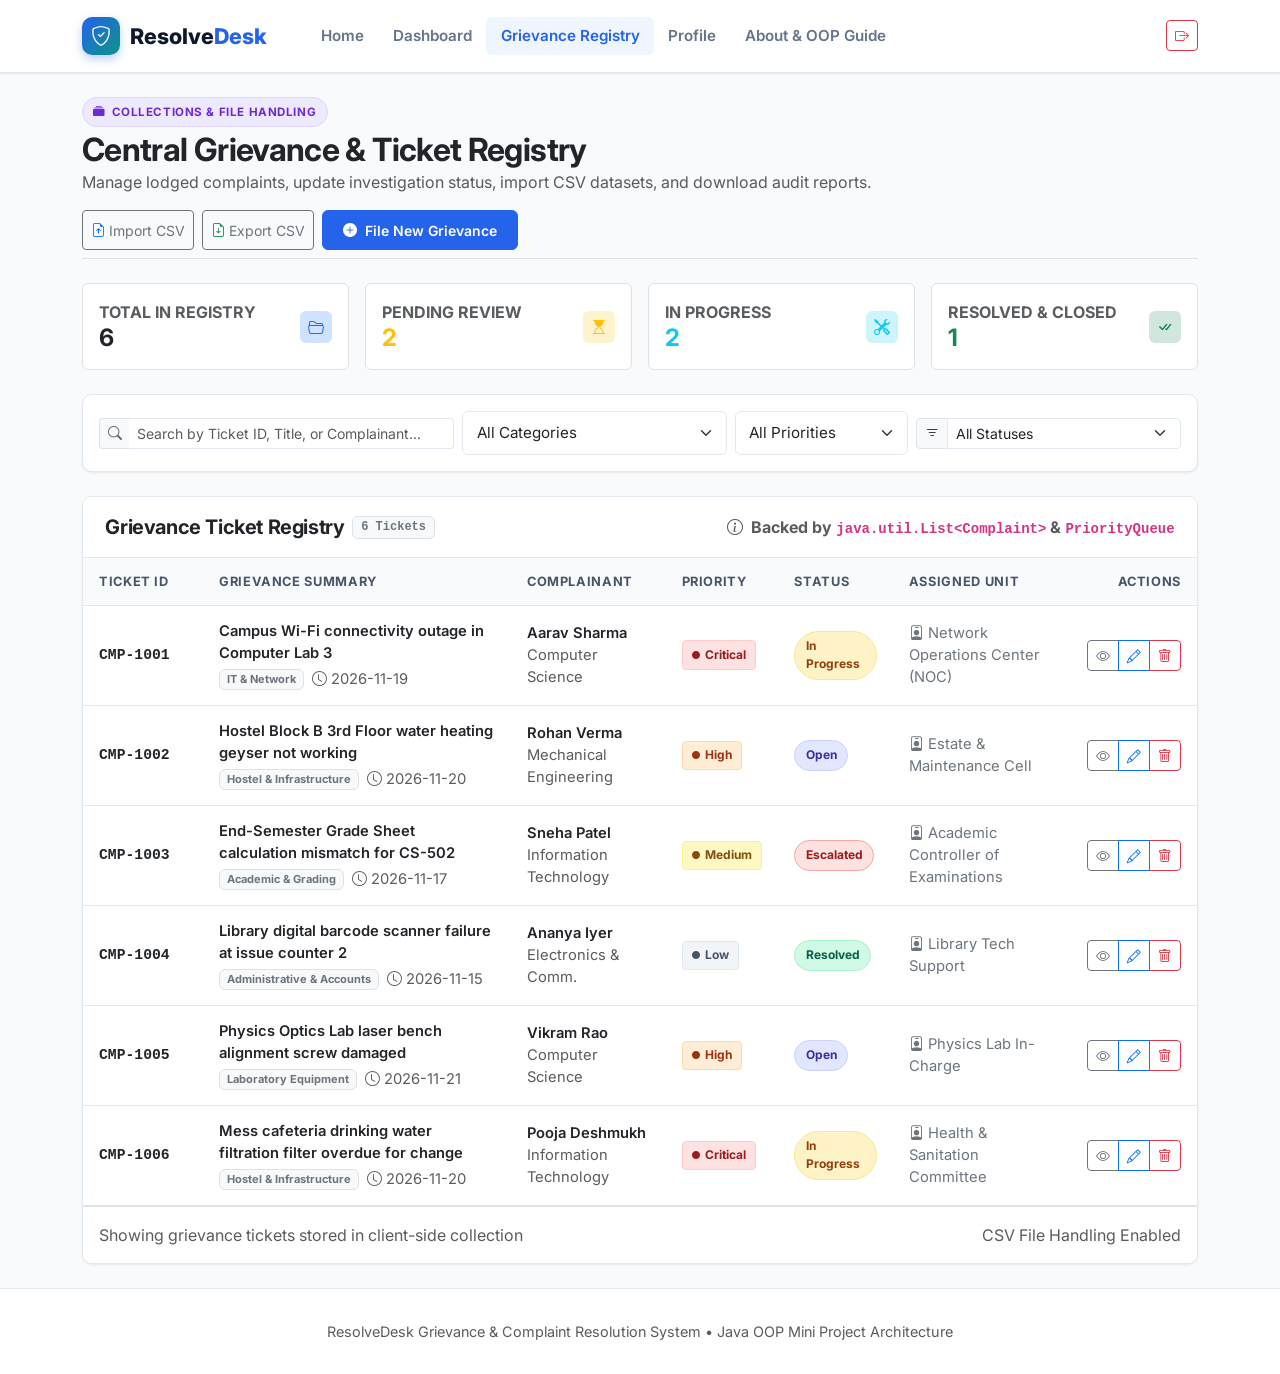
<file: complaints.html>
<!DOCTYPE html>
<html lang="en">
<head>
  <meta charset="UTF-8">
  <meta name="viewport" content="width=device-width, initial-scale=1.0">
  <title>Grievance Registry | ResolveDesk OOP Mini Project</title>
  
  <!-- Google Fonts: Inter -->
  <link rel="preconnect" href="https://fonts.googleapis.com">
  <link rel="preconnect" href="https://fonts.gstatic.com" crossorigin>
  <link href="https://fonts.googleapis.com/css2?family=Inter:wght@300;400;500;600;700;800&family=Fira+Code:wght@400;500&display=swap" rel="stylesheet">
  
  <!-- Bootstrap 5.3 CSS & Icons -->
  <link href="https://cdn.jsdelivr.net/npm/bootstrap@5.3.3/dist/css/bootstrap.min.css" rel="stylesheet">
  <link rel="stylesheet" href="https://cdn.jsdelivr.net/npm/bootstrap-icons@1.11.3/font/bootstrap-icons.min.css">
  
  <!-- Custom Modern CSS -->
  <link rel="stylesheet" href="css/style.css">
</head>
<body>

  <!-- ================= Navigation Bar ================= -->
  <nav class="navbar navbar-expand-lg navbar-custom sticky-top">
    <div class="container">
      <a class="navbar-brand" href="index.html">
        <div class="brand-icon">
          <i class="bi bi-shield-check"></i>
        </div>
        <span>Resolve<span class="text-primary-custom">Desk</span></span>
      </a>

      <button class="navbar-toggler" type="button" data-bs-toggle="collapse" data-bs-target="#mainNavbar">
        <span class="navbar-toggler-icon"></span>
      </button>

      <div class="collapse navbar-collapse" id="mainNavbar">
        <ul class="navbar-nav me-auto ms-lg-4">
          <li class="nav-item"><a class="nav-link" href="index.html">Home</a></li>
          <li class="nav-item"><a class="nav-link" href="dashboard.html">Dashboard</a></li>
          <li class="nav-item"><a class="nav-link active" href="complaints.html">Grievance Registry</a></li>
          <li class="nav-item"><a class="nav-link" href="profile.html">Profile</a></li>
          <li class="nav-item"><a class="nav-link" href="about.html">About & OOP Guide</a></li>
        </ul>

        <div class="d-flex align-items-center gap-2">
          <a href="login.html" class="btn btn-outline-danger btn-sm" title="Log Out">
            <i class="bi bi-box-arrow-right"></i>
          </a>
        </div>
      </div>
    </div>
  </nav>

  <!-- ================= Main Registry View ================= -->
  <main class="py-4">
    <div class="container">
      
      <!-- Page Header & Metrics Summary -->
      <div class="d-flex flex-wrap justify-content-between align-items-center gap-3 mb-4 pb-2 border-bottom">
        <div>
          <span class="oop-badge mb-1"><i class="bi bi-collection-fill"></i> Collections & File Handling</span>
          <h2 class="fw-bold text-dark mb-0">Central Grievance & Ticket Registry</h2>
          <p class="text-muted fs-7 mb-0">Manage lodged complaints, update investigation status, import CSV datasets, and download audit reports.</p>
        </div>

        <div class="d-flex flex-wrap gap-2">
          <!-- Hidden CSV File Input for Import -->
          <input type="file" id="importCsvInput" accept=".csv" class="d-none">
          
          <button type="button" class="btn btn-outline-secondary btn-sm" onclick="document.getElementById('importCsvInput').click();" title="File Handling: Import CSV">
            <i class="bi bi-file-earmark-arrow-up text-primary"></i> Import CSV
          </button>
          
          <button type="button" class="btn btn-outline-secondary btn-sm" id="exportCsvBtn" title="File Handling: Export CSV">
            <i class="bi bi-file-earmark-arrow-down text-success"></i> Export CSV
          </button>

          <button type="button" class="btn btn-primary-custom btn-sm" onclick="openAddComplaintModal();">
            <i class="bi bi-plus-circle-fill"></i> File New Grievance
          </button>
        </div>
      </div>

      <!-- Quick Summary Cards -->
      <div class="row g-3 mb-4">
        <div class="col-sm-3">
          <div class="p-3 bg-white rounded border d-flex align-items-center justify-content-between">
            <div>
              <span class="text-muted fs-8 text-uppercase fw-bold">Total In Registry</span>
              <h4 class="mb-0 fw-bold text-dark" id="metricTotalComplaints">0</h4>
            </div>
            <span class="badge bg-primary-subtle text-primary p-2 fs-6"><i class="bi bi-folder2-open"></i></span>
          </div>
        </div>
        <div class="col-sm-3">
          <div class="p-3 bg-white rounded border d-flex align-items-center justify-content-between">
            <div>
              <span class="text-muted fs-8 text-uppercase fw-bold">Pending Review</span>
              <h4 class="mb-0 fw-bold text-warning" id="metricPendingComplaints">0</h4>
            </div>
            <span class="badge bg-warning-subtle text-warning p-2 fs-6"><i class="bi bi-hourglass-top"></i></span>
          </div>
        </div>
        <div class="col-sm-3">
          <div class="p-3 bg-white rounded border d-flex align-items-center justify-content-between">
            <div>
              <span class="text-muted fs-8 text-uppercase fw-bold">In Progress</span>
              <h4 class="mb-0 fw-bold text-info" id="metricInProgressComplaints">0</h4>
            </div>
            <span class="badge bg-info-subtle text-info p-2 fs-6"><i class="bi bi-tools"></i></span>
          </div>
        </div>
        <div class="col-sm-3">
          <div class="p-3 bg-white rounded border d-flex align-items-center justify-content-between">
            <div>
              <span class="text-muted fs-8 text-uppercase fw-bold">Resolved & Closed</span>
              <h4 class="mb-0 fw-bold text-success" id="metricResolvedComplaints">0</h4>
            </div>
            <span class="badge bg-success-subtle text-success p-2 fs-6"><i class="bi bi-check-all"></i></span>
          </div>
        </div>
      </div>

      <!-- Search & Filtering Toolbar -->
      <div class="card card-custom mb-4 p-3 bg-white">
        <div class="row g-2 align-items-center">
          
          <!-- Search Input -->
          <div class="col-md-4">
            <div class="input-group input-group-sm">
              <span class="input-group-text bg-light border-end-0"><i class="bi bi-search text-muted"></i></span>
              <input type="text" class="form-control border-start-0" id="searchComplaintInput" placeholder="Search by Ticket ID, Title, or Complainant...">
            </div>
          </div>

          <!-- Category Filter -->
          <div class="col-md-3">
            <select class="form-select form-select-sm" id="filterCategory">
              <option value="">All Categories</option>
              <option value="IT & Network">IT & Network</option>
              <option value="Hostel & Infrastructure">Hostel & Infrastructure</option>
              <option value="Academic & Grading">Academic & Grading</option>
              <option value="Laboratory Equipment">Laboratory Equipment</option>
              <option value="Administrative & Accounts">Administrative & Accounts</option>
            </select>
          </div>

          <!-- Priority Filter -->
          <div class="col-md-2">
            <select class="form-select form-select-sm" id="filterPriority">
              <option value="">All Priorities</option>
              <option value="Critical">Critical</option>
              <option value="High">High</option>
              <option value="Medium">Medium</option>
              <option value="Low">Low</option>
            </select>
          </div>

          <!-- Status Filter -->
          <div class="col-md-3">
            <div class="input-group input-group-sm">
              <span class="input-group-text bg-light"><i class="bi bi-filter"></i></span>
              <select class="form-select form-select-sm" id="filterStatus">
                <option value="">All Statuses</option>
                <option value="Open">Open</option>
                <option value="In Progress">In Progress</option>
                <option value="Resolved">Resolved</option>
                <option value="Escalated">Escalated</option>
                <option value="Closed">Closed</option>
              </select>
            </div>
          </div>

        </div>
      </div>

      <!-- Main Complaints Table Card -->
      <div class="card card-custom overflow-hidden">
        <div class="card-header card-header-clean d-flex justify-content-between align-items-center bg-white">
          <div class="d-flex align-items-center gap-2">
            <h5 class="fw-bold mb-0 text-dark">Grievance Ticket Registry</h5>
            <span class="badge bg-light text-secondary border font-monospace" id="complaintResultCount">0 Tickets</span>
          </div>
          <div class="fs-8 text-muted d-none d-md-block">
            <i class="bi bi-info-circle me-1"></i> Backed by <code>java.util.List&lt;Complaint&gt;</code> & <code>PriorityQueue</code>
          </div>
        </div>

        <div class="table-responsive">
          <table class="table table-custom table-hover align-middle mb-0">
            <thead>
              <tr>
                <th style="width: 120px;">Ticket ID</th>
                <th>Grievance Summary</th>
                <th>Complainant</th>
                <th>Priority</th>
                <th>Status</th>
                <th>Assigned Unit</th>
                <th class="text-end" style="width: 130px;">Actions</th>
              </tr>
            </thead>
            <tbody id="complaintsTableBody">
              <!-- Populated dynamically by js/complaints.js -->
            </tbody>
          </table>
        </div>

        <!-- Empty State Alert -->
        <div id="emptyState" class="text-center py-5 d-none">
          <div class="stat-icon info mx-auto mb-3" style="width: 60px; height: 60px; font-size: 1.8rem;">
            <i class="bi bi-search"></i>
          </div>
          <h5 class="fw-bold text-dark">No Grievance Tickets Found</h5>
          <p class="text-muted fs-7 mb-3">No complaints match your search query or the collection is currently empty.</p>
          <button class="btn btn-outline-custom btn-sm" onclick="document.getElementById('searchComplaintInput').value=''; document.getElementById('filterCategory').value=''; document.getElementById('filterPriority').value=''; document.getElementById('filterStatus').value=''; loadComplaints();">
            Reset All Filters
          </button>
        </div>

        <!-- Card Footer -->
        <div class="card-footer bg-white border-top p-3 d-flex flex-wrap justify-content-between align-items-center fs-8 text-muted">
          <div>
            Showing grievance tickets stored in client-side collection
          </div>
          <div class="d-flex align-items-center gap-2">
            <span>CSV File Handling Enabled</span>
          </div>
        </div>
      </div>

    </div>
  </main>

  <!-- ================= Add Grievance Modal ================= -->
  <div class="modal fade" id="addComplaintModal" tabindex="-1" aria-labelledby="addComplaintTitle" aria-hidden="true">
    <div class="modal-dialog modal-dialog-centered modal-lg">
      <div class="modal-content border-0 shadow-lg">
        <div class="modal-header bg-light border-bottom">
          <h5 class="modal-title fw-bold text-dark" id="addComplaintTitle">
            <i class="bi bi-file-earmark-plus-fill text-primary me-2"></i>File New Grievance Ticket
          </h5>
          <button type="button" class="btn-close" data-bs-dismiss="modal" aria-label="Close"></button>
        </div>
        
        <form id="addComplaintForm" novalidate>
          <div class="modal-body p-4">
            <div class="row g-3">
              
              <!-- Ticket ID (Generated) -->
              <div class="col-md-4">
                <label for="newComplaintId" class="form-label">Ticket ID (Immutable Key)</label>
                <input type="text" class="form-control font-monospace bg-light" id="newComplaintId" readonly required>
              </div>

              <!-- Category -->
              <div class="col-md-4">
                <label for="newCategory" class="form-label">Category <span class="text-danger">*</span></label>
                <select class="form-select" id="newCategory" required>
                  <option value="" disabled selected>Select Category</option>
                  <option value="IT & Network">IT & Network</option>
                  <option value="Hostel & Infrastructure">Hostel & Infrastructure</option>
                  <option value="Academic & Grading">Academic & Grading</option>
                  <option value="Laboratory Equipment">Laboratory Equipment</option>
                  <option value="Administrative & Accounts">Administrative & Accounts</option>
                </select>
                <div class="invalid-feedback">Please select a grievance category.</div>
              </div>

              <!-- Priority -->
              <div class="col-md-4">
                <label for="newPriority" class="form-label">Severity Priority <span class="text-danger">*</span></label>
                <select class="form-select" id="newPriority" required>
                  <option value="Low">Low (SLA: 120 Hours)</option>
                  <option value="Medium" selected>Medium (SLA: 72 Hours)</option>
                  <option value="High">High (SLA: 48 Hours)</option>
                  <option value="Critical">Critical (SLA: 24 Hours)</option>
                </select>
              </div>

              <!-- Title -->
              <div class="col-12">
                <label for="newTitle" class="form-label">Grievance Subject / Title <span class="text-danger">*</span></label>
                <input type="text" class="form-control" id="newTitle" placeholder="e.g. Projector lamp blown in Lecture Hall 2" required minlength="5">
                <div class="invalid-feedback">A brief title of at least 5 characters is required.</div>
              </div>

              <!-- Complainant Name -->
              <div class="col-md-6">
                <label for="newComplainantName" class="form-label">Complainant Full Name <span class="text-danger">*</span></label>
                <input type="text" class="form-control" id="newComplainantName" placeholder="e.g. Aarav Sharma" value="Aarav Sharma" required minlength="2">
              </div>

              <!-- Complainant Email -->
              <div class="col-md-6">
                <label for="newComplainantEmail" class="form-label">Email Address (For SLA Notifications) <span class="text-danger">*</span></label>
                <input type="email" class="form-control" id="newComplainantEmail" placeholder="aarav.sharma@college.edu" value="aarav.sharma@college.edu" required>
              </div>

              <!-- Department -->
              <div class="col-md-6">
                <label for="newDepartment" class="form-label">Affiliated Department <span class="text-danger">*</span></label>
                <select class="form-select" id="newDepartment" required>
                  <option value="Computer Science" selected>Computer Science</option>
                  <option value="Information Technology">Information Technology</option>
                  <option value="Electronics & Comm.">Electronics & Comm.</option>
                  <option value="Mechanical Engineering">Mechanical Engineering</option>
                  <option value="Hostel Resident">Hostel Resident</option>
                </select>
              </div>

              <!-- Attachment (File Handling Simulation) -->
              <div class="col-md-6">
                <label for="newEvidenceAttachment" class="form-label">Supporting Evidence / Attachment</label>
                <input type="file" class="form-control" id="newEvidenceAttachment" accept=".png,.jpg,.jpeg,.pdf,.txt">
                <small class="text-muted fs-8">Simulates Multipart file streaming</small>
              </div>

              <!-- Description -->
              <div class="col-12">
                <label for="newDescription" class="form-label">Detailed Description of Issue <span class="text-danger">*</span></label>
                <textarea class="form-control" id="newDescription" rows="3" placeholder="Provide complete facts, location, equipment numbers, and timeline..." required minlength="15">The ceiling projector optical lamp burned out mid-lecture with audible pop sound. Room is currently unusable for multimedia presentations.</textarea>
                <div class="invalid-feedback">Please enter a detailed description (min 15 characters).</div>
              </div>

            </div>
          </div>

          <div class="modal-footer bg-light border-top">
            <button type="button" class="btn btn-outline-secondary" data-bs-dismiss="modal">Cancel</button>
            <button type="submit" class="btn btn-primary-custom" data-oop-event="GrievanceFiledClicked">
              <i class="bi bi-send-check-fill"></i> Submit Grievance (Triggers ComplaintFiledEvent)
            </button>
          </div>
        </form>
      </div>
    </div>
  </div>

  <!-- ================= Edit / Update Grievance Status Modal ================= -->
  <div class="modal fade" id="editComplaintModal" tabindex="-1" aria-hidden="true">
    <div class="modal-dialog modal-dialog-centered">
      <div class="modal-content border-0 shadow-lg">
        <div class="modal-header bg-light border-bottom">
          <h5 class="modal-title fw-bold text-dark"><i class="bi bi-pencil-square text-primary me-2"></i>Update Grievance Status</h5>
          <button type="button" class="btn-close" data-bs-dismiss="modal" aria-label="Close"></button>
        </div>
        
        <form id="editComplaintForm">
          <input type="hidden" id="editComplaintId">

          <div class="modal-body p-4">
            <div class="mb-3">
              <span class="fs-8 text-muted">Ticket Subject:</span>
              <div class="fw-bold text-dark fs-7" id="editComplaintTitleHeader"></div>
            </div>

            <div class="mb-3">
              <label for="editStatus" class="form-label">Workflow Status <span class="text-danger">*</span></label>
              <select class="form-select" id="editStatus" required>
                <option value="Open">Open</option>
                <option value="In Progress">In Progress</option>
                <option value="Escalated">Escalated</option>
                <option value="Resolved">Resolved</option>
                <option value="Closed">Closed</option>
              </select>
            </div>

            <div class="mb-3">
              <label for="editAssignedTo" class="form-label">Assigned Investigation Officer / Team</label>
              <input type="text" class="form-control" id="editAssignedTo" placeholder="e.g. Electrical Maintenance Cell">
            </div>

            <div class="mb-3">
              <label for="editResolutionNotes" class="form-label">Investigation & Action Taken Notes</label>
              <textarea class="form-control" id="editResolutionNotes" rows="3" placeholder="Enter findings, parts replaced, or corrective measures taken..."></textarea>
              <small class="text-muted fs-8">Required when setting status to Resolved or Closed.</small>
            </div>
          </div>

          <div class="modal-footer bg-light border-top">
            <button type="button" class="btn btn-outline-secondary" data-bs-dismiss="modal">Cancel</button>
            <button type="submit" class="btn btn-primary-custom" data-oop-event="ComplaintStatusUpdated">
              <i class="bi bi-check-lg"></i> Update Ticket Status
            </button>
          </div>
        </form>
      </div>
    </div>
  </div>

  <!-- ================= View Encapsulated Ticket Details Modal ================= -->
  <div class="modal fade" id="viewDetailsModal" tabindex="-1" aria-hidden="true">
    <div class="modal-dialog modal-dialog-centered modal-lg">
      <div class="modal-content border-0 shadow-lg">
        <div class="modal-header bg-light border-bottom">
          <h5 class="modal-title fw-bold text-dark"><i class="bi bi-shield-lock-fill text-primary me-2"></i>Encapsulated Grievance Entity</h5>
          <button type="button" class="btn-close" data-bs-dismiss="modal" aria-label="Close"></button>
        </div>
        <div class="modal-body p-4" id="viewDetailsContent">
          <!-- Populated by viewComplaintDetails() -->
        </div>
        <div class="modal-footer bg-light border-top">
          <button type="button" class="btn btn-secondary btn-sm" data-bs-dismiss="modal">Close</button>
        </div>
      </div>
    </div>
  </div>

  <!-- ================= Delete Confirmation Modal ================= -->
  <div class="modal fade" id="deleteConfirmModal" tabindex="-1" aria-hidden="true">
    <div class="modal-dialog modal-dialog-centered modal-sm">
      <div class="modal-content border-0 shadow-lg text-center p-3">
        <div class="modal-body">
          <div class="stat-icon danger mx-auto mb-3" style="width: 54px; height: 54px; font-size: 1.5rem;">
            <i class="bi bi-exclamation-triangle-fill"></i>
          </div>
          <h5 class="fw-bold text-dark mb-1">Confirm Deletion</h5>
          <p class="text-muted fs-7 mb-3">
            Are you sure you want to remove <span id="deleteTargetName" class="fw-bold text-dark">this grievance</span>? This purges the entity from the collection.
          </p>
          <div class="d-flex gap-2 justify-content-center">
            <button type="button" class="btn btn-outline-secondary btn-sm px-3" data-bs-dismiss="modal">Cancel</button>
            <button type="button" class="btn btn-danger btn-sm px-3" onclick="executeDeleteStudent();" data-oop-event="ConfirmComplaintDeleted">
              Delete Ticket
            </button>
          </div>
        </div>
      </div>
    </div>
  </div>

  <!-- Toast Notification Container -->
  <div id="toastContainer" class="toast-container position-fixed bottom-0 end-0 p-3" style="z-index: 9999;"></div>

  <!-- Footer -->
  <footer>
    <div class="container text-center text-muted fs-8">
      ResolveDesk Grievance & Complaint Resolution System &bull; Java OOP Mini Project Architecture
    </div>
  </footer>

  <!-- Bootstrap 5 Bundle JS -->
  <script src="https://cdn.jsdelivr.net/npm/bootstrap@5.3.3/dist/js/bootstrap.bundle.min.js"></script>
  <!-- Custom JS -->
  <script src="js/main.js"></script>
  <script src="js/complaints.js"></script>
</body>
</html>
</file>
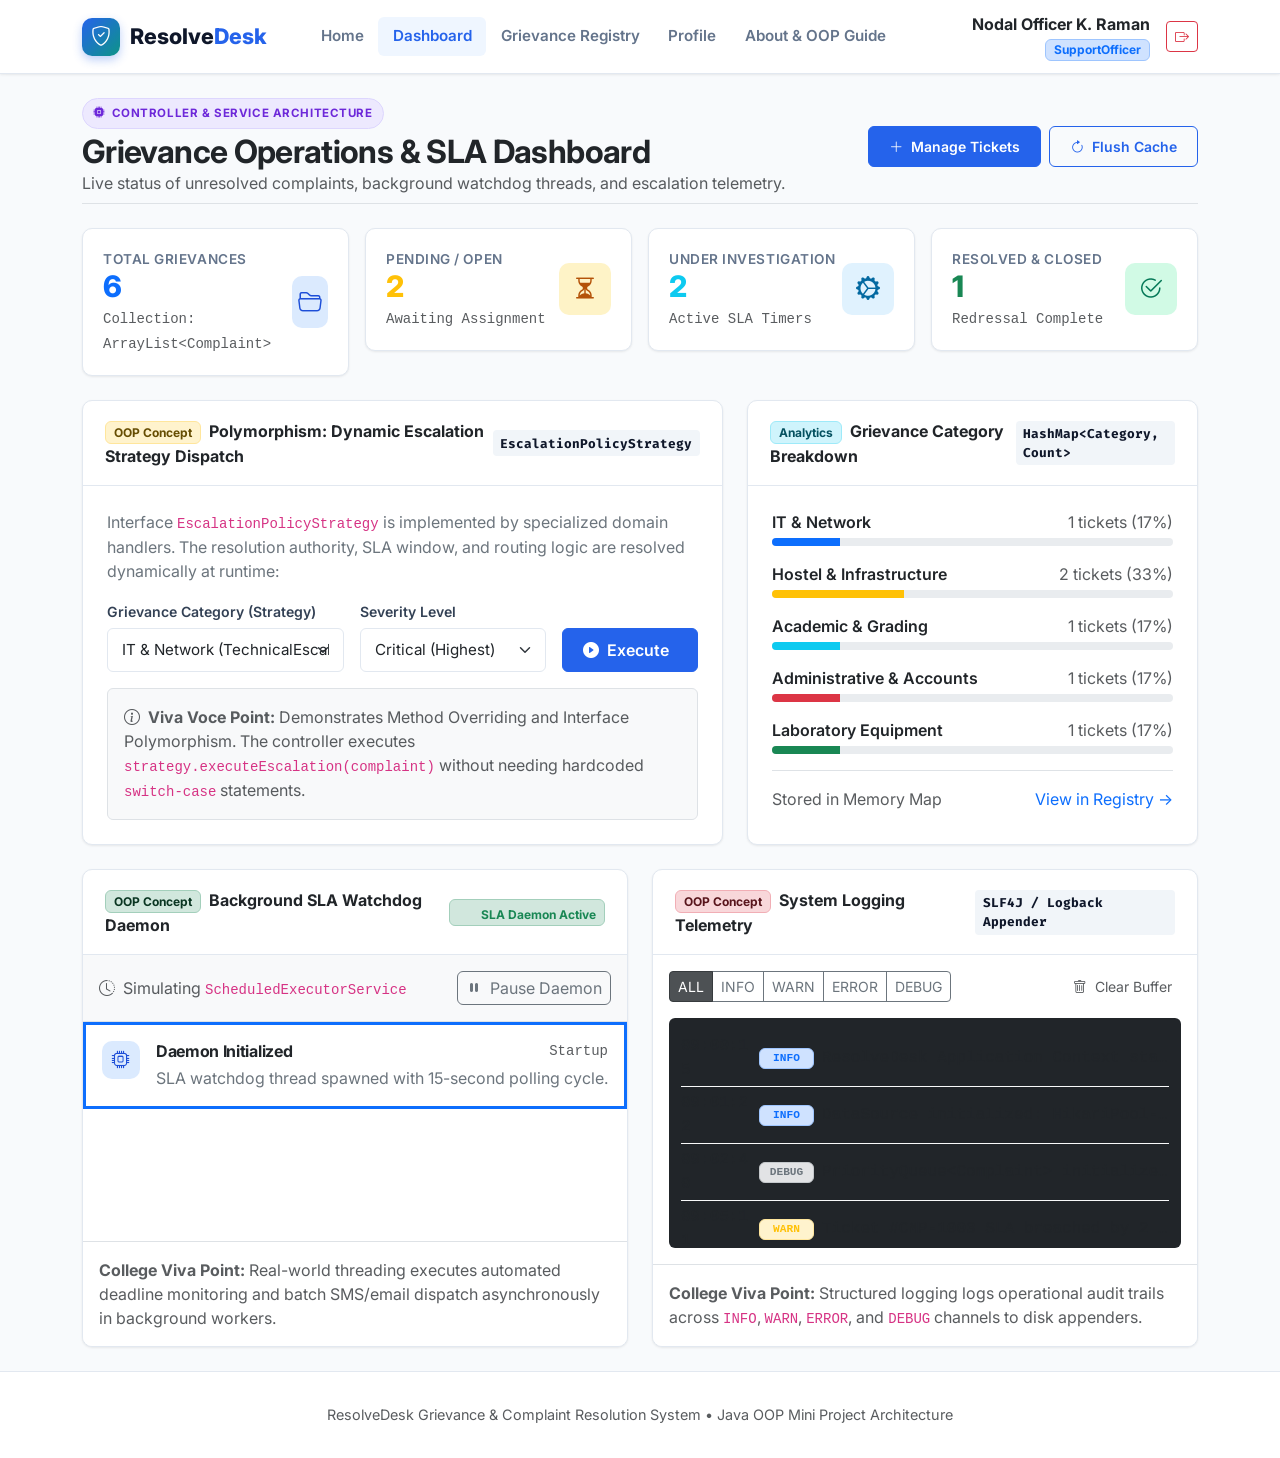
<file: dashboard.html>
<!DOCTYPE html>
<html lang="en">
<head>
  <meta charset="UTF-8">
  <meta name="viewport" content="width=device-width, initial-scale=1.0">
  <title>Dashboard | ResolveDesk Grievance Operations</title>
  
  <!-- Google Fonts: Inter -->
  <link rel="preconnect" href="https://fonts.googleapis.com">
  <link rel="preconnect" href="https://fonts.gstatic.com" crossorigin>
  <link href="https://fonts.googleapis.com/css2?family=Inter:wght@300;400;500;600;700;800&family=Fira+Code:wght@400;500&display=swap" rel="stylesheet">
  
  <!-- Bootstrap 5.3 CSS & Icons -->
  <link href="https://cdn.jsdelivr.net/npm/bootstrap@5.3.3/dist/css/bootstrap.min.css" rel="stylesheet">
  <link rel="stylesheet" href="https://cdn.jsdelivr.net/npm/bootstrap-icons@1.11.3/font/bootstrap-icons.min.css">
  
  <!-- Custom Modern CSS -->
  <link rel="stylesheet" href="css/style.css">
</head>
<body>

  <!-- ================= Navigation Bar ================= -->
  <nav class="navbar navbar-expand-lg navbar-custom sticky-top">
    <div class="container">
      <a class="navbar-brand" href="index.html">
        <div class="brand-icon">
          <i class="bi bi-shield-check"></i>
        </div>
        <span>Resolve<span class="text-primary-custom">Desk</span></span>
      </a>

      <button class="navbar-toggler" type="button" data-bs-toggle="collapse" data-bs-target="#mainNavbar">
        <span class="navbar-toggler-icon"></span>
      </button>

      <div class="collapse navbar-collapse" id="mainNavbar">
        <ul class="navbar-nav me-auto ms-lg-4">
          <li class="nav-item"><a class="nav-link" href="index.html">Home</a></li>
          <li class="nav-item"><a class="nav-link active" href="dashboard.html">Dashboard</a></li>
          <li class="nav-item"><a class="nav-link" href="complaints.html">Grievance Registry</a></li>
          <li class="nav-item"><a class="nav-link" href="profile.html">Profile</a></li>
          <li class="nav-item"><a class="nav-link" href="about.html">About & OOP Guide</a></li>
        </ul>

        <div class="d-flex align-items-center gap-3">
          <div class="d-flex align-items-center text-end d-none d-sm-block">
            <div class="fw-bold fs-7 text-dark" id="userDisplayName">Nodal Officer K. Raman</div>
            <div class="badge bg-primary-subtle text-primary border border-primary-subtle" id="userRoleBadge">SupportOfficer</div>
          </div>
          <a href="login.html" class="btn btn-outline-danger btn-sm" title="Log Out" onclick="sessionStorage.clear();">
            <i class="bi bi-box-arrow-right"></i>
          </a>
        </div>
      </div>
    </div>
  </nav>

  <!-- ================= Dashboard Main Content ================= -->
  <main class="py-4">
    <div class="container">
      
      <!-- Top Welcome Banner -->
      <div class="d-flex flex-wrap justify-content-between align-items-center gap-3 mb-4 pb-2 border-bottom">
        <div>
          <span class="oop-badge mb-1"><i class="bi bi-cpu-fill"></i> Controller & Service Architecture</span>
          <h2 class="fw-bold text-dark mb-0">Grievance Operations & SLA Dashboard</h2>
          <p class="text-muted fs-7 mb-0">Live status of unresolved complaints, background watchdog threads, and escalation telemetry.</p>
        </div>
        <div class="d-flex gap-2">
          <a href="complaints.html" class="btn btn-primary-custom btn-sm">
            <i class="bi bi-plus-lg"></i> Manage Tickets
          </a>
          <button class="btn btn-outline-custom btn-sm" onclick="showToast('CacheEvictionEvent', 'Cleared Redis/In-Memory Ticket Cache (HashMap).', 'info');">
            <i class="bi bi-arrow-clockwise"></i> Flush Cache
          </button>
        </div>
      </div>

      <!-- 4 Core Metrics Cards -->
      <div class="row g-3 mb-4">
        <!-- Total Complaints -->
        <div class="col-sm-6 col-lg-3">
          <div class="stat-card">
            <div>
              <div class="stat-label">Total Grievances</div>
              <div class="stat-value text-primary" id="dashTotalComplaints">0</div>
              <small class="text-muted fs-8 font-monospace">Collection: ArrayList&lt;Complaint&gt;</small>
            </div>
            <div class="stat-icon primary">
              <i class="bi bi-folder2-open"></i>
            </div>
          </div>
        </div>

        <!-- Open / Pending -->
        <div class="col-sm-6 col-lg-3">
          <div class="stat-card">
            <div>
              <div class="stat-label">Pending / Open</div>
              <div class="stat-value text-warning" id="dashOpenComplaints">0</div>
              <small class="text-muted fs-8 font-monospace">Awaiting Assignment</small>
            </div>
            <div class="stat-icon warning">
              <i class="bi bi-hourglass-split"></i>
            </div>
          </div>
        </div>

        <!-- In Progress -->
        <div class="col-sm-6 col-lg-3">
          <div class="stat-card">
            <div>
              <div class="stat-label">Under Investigation</div>
              <div class="stat-value text-info" id="dashInProgressComplaints">0</div>
              <small class="text-muted fs-8 font-monospace">Active SLA Timers</small>
            </div>
            <div class="stat-icon info">
              <i class="bi bi-gear-wide-connected"></i>
            </div>
          </div>
        </div>

        <!-- Resolved -->
        <div class="col-sm-6 col-lg-3">
          <div class="stat-card">
            <div>
              <div class="stat-label">Resolved & Closed</div>
              <div class="stat-value text-success" id="dashResolvedComplaints">0</div>
              <small class="text-muted fs-8 font-monospace">Redressal Complete</small>
            </div>
            <div class="stat-icon success">
              <i class="bi bi-check2-circle"></i>
            </div>
          </div>
        </div>
      </div>

      <!-- Middle Row: Polymorphism Demo & Category Breakdown -->
      <div class="row g-4 mb-4">
        
        <!-- Polymorphism in Action Card -->
        <div class="col-lg-7">
          <div class="card card-custom h-100">
            <div class="card-header card-header-clean d-flex justify-content-between align-items-center">
              <div>
                <span class="badge bg-warning-subtle text-warning-emphasis border border-warning-subtle me-1">OOP Concept</span>
                <span class="fw-bold text-dark">Polymorphism: Dynamic Escalation Strategy Dispatch</span>
              </div>
              <span class="code-pill">EscalationPolicyStrategy</span>
            </div>
            <div class="card-body p-4">
              <p class="text-secondary fs-7 mb-3">
                Interface <code>EscalationPolicyStrategy</code> is implemented by specialized domain handlers. The resolution authority, SLA window, and routing logic are resolved dynamically at runtime:
              </p>

              <div class="row g-3 align-items-end mb-3">
                <div class="col-md-5">
                  <label class="form-label" for="polyCategorySelect">Grievance Category (Strategy)</label>
                  <select class="form-select fs-7" id="polyCategorySelect">
                    <option value="IT" selected>IT & Network (TechnicalEscalationStrategy)</option>
                    <option value="HOSTEL">Hostel & Estate (InfrastructureEscalationStrategy)</option>
                    <option value="ACADEMIC">Academic & Exams (AcademicGrievanceStrategy)</option>
                    <option value="SAFETY">Campus Safety (CampusSafetyEscalationStrategy)</option>
                  </select>
                </div>

                <div class="col-md-4">
                  <label class="form-label" for="polyPrioritySelect">Severity Level</label>
                  <select class="form-select fs-7" id="polyPrioritySelect">
                    <option value="Critical" selected>Critical (Highest)</option>
                    <option value="High">High</option>
                    <option value="Medium">Medium</option>
                    <option value="Low">Low</option>
                  </select>
                </div>

                <div class="col-md-3">
                  <button type="button" class="btn btn-primary-custom w-100 fs-7" id="runEscalationStrategyBtn" data-oop-event="EscalationStrategyTriggered">
                    <i class="bi bi-play-circle-fill"></i> Execute
                  </button>
                </div>
              </div>

              <!-- Output Box -->
              <div id="polyResultOutput" class="d-none"></div>

              <div class="bg-light p-3 rounded mt-3 border fs-8 text-muted">
                <strong><i class="bi bi-info-circle me-1"></i> Viva Voce Point:</strong> Demonstrates Method Overriding and Interface Polymorphism. The controller executes <code>strategy.executeEscalation(complaint)</code> without needing hardcoded <code>switch-case</code> statements.
              </div>
            </div>
          </div>
        </div>

        <!-- Category Distribution -->
        <div class="col-lg-5">
          <div class="card card-custom h-100">
            <div class="card-header card-header-clean d-flex justify-content-between align-items-center">
              <div>
                <span class="badge bg-info-subtle text-info-emphasis border border-info-subtle me-1">Analytics</span>
                <span class="fw-bold text-dark">Grievance Category Breakdown</span>
              </div>
              <span class="code-pill">HashMap&lt;Category, Count&gt;</span>
            </div>
            <div class="card-body p-4">
              <div id="categoryDistributionContainer">
                <div class="text-muted text-center py-4 fs-7">Loading category metrics...</div>
              </div>
              <div class="border-top pt-3 mt-3 d-flex justify-content-between text-muted fs-8">
                <span>Stored in Memory Map</span>
                <a href="complaints.html" class="text-decoration-none text-primary">View in Registry &rarr;</a>
              </div>
            </div>
          </div>
        </div>

      </div>

      <!-- Bottom Row: Threading Notification Center & Logging Feed -->
      <div class="row g-4">
        
        <!-- Threading: SLA Watchdog Daemon -->
        <div class="col-lg-6">
          <div class="card card-custom h-100">
            <div class="card-header card-header-clean d-flex justify-content-between align-items-center">
              <div>
                <span class="badge bg-success-subtle text-success-emphasis border border-success-subtle me-1">OOP Concept</span>
                <span class="fw-bold text-dark">Background SLA Watchdog Daemon</span>
              </div>
              <span id="threadStatusBadge" class="badge bg-success-subtle text-success border border-success-subtle">
                <span class="spinner-grow spinner-grow-sm me-1" role="status"></span> SLA Daemon Active
              </span>
            </div>

            <div class="card-body p-0">
              <div class="p-3 bg-light border-bottom d-flex justify-content-between align-items-center">
                <span class="fs-8 text-muted"><i class="bi bi-clock-history me-1"></i> Simulating <code>ScheduledExecutorService</code></span>
                <button class="btn btn-xs btn-outline-secondary py-1 px-2 fs-8" id="toggleThreadBtn">
                  <i class="bi bi-pause-fill me-1"></i> Pause Daemon
                </button>
              </div>

              <!-- Live Thread notifications list -->
              <div class="list-group list-group-flush" id="backgroundNotificationList">
                <div class="list-group-item d-flex align-items-start gap-3 py-3 border-start border-3 border-primary">
                  <div class="stat-icon primary flex-shrink-0" style="width: 38px; height: 38px; font-size: 1.1rem;">
                    <i class="bi bi-cpu"></i>
                  </div>
                  <div class="flex-grow-1">
                    <div class="d-flex justify-content-between align-items-center">
                      <h6 class="mb-0 fs-7 fw-bold text-dark">Daemon Initialized</h6>
                      <small class="text-muted font-monospace">Startup</small>
                    </div>
                    <p class="mb-0 fs-8 text-secondary mt-1">SLA watchdog thread spawned with 15-second polling cycle.</p>
                  </div>
                </div>
              </div>
            </div>

            <div class="card-footer bg-white border-top p-3 fs-8 text-muted">
              <strong>College Viva Point:</strong> Real-world threading executes automated deadline monitoring and batch SMS/email dispatch asynchronously in background workers.
            </div>
          </div>
        </div>

        <!-- Logging: SLF4J / Logback Stream -->
        <div class="col-lg-6">
          <div class="card card-custom h-100">
            <div class="card-header card-header-clean d-flex justify-content-between align-items-center">
              <div>
                <span class="badge bg-danger-subtle text-danger-emphasis border border-danger-subtle me-1">OOP Concept</span>
                <span class="fw-bold text-dark">System Logging Telemetry</span>
              </div>
              <span class="code-pill">SLF4J / Logback Appender</span>
            </div>

            <div class="card-body p-3">
              <!-- Log Filter Pills -->
              <div class="d-flex justify-content-between align-items-center mb-3">
                <div class="btn-group btn-group-sm" role="group">
                  <button type="button" class="btn btn-dark active log-filter-btn" data-log-level="ALL">ALL</button>
                  <button type="button" class="btn btn-outline-secondary log-filter-btn" data-log-level="INFO">INFO</button>
                  <button type="button" class="btn btn-outline-secondary log-filter-btn" data-log-level="WARN">WARN</button>
                  <button type="button" class="btn btn-outline-secondary log-filter-btn" data-log-level="ERROR">ERROR</button>
                  <button type="button" class="btn btn-outline-secondary log-filter-btn" data-log-level="DEBUG">DEBUG</button>
                </div>
                <button type="button" class="btn btn-sm btn-link text-muted text-decoration-none fs-8" id="clearLogsBtn">
                  <i class="bi bi-trash me-1"></i> Clear Buffer
                </button>
              </div>

              <!-- Log Entries Container -->
              <div class="p-2 bg-dark rounded text-light" style="min-height: 230px; max-height: 230px; overflow-y: auto;">
                <div id="activityLogStream" class="p-1"></div>
              </div>
            </div>

            <div class="card-footer bg-white border-top p-3 fs-8 text-muted">
              <strong>College Viva Point:</strong> Structured logging logs operational audit trails across <code>INFO</code>, <code>WARN</code>, <code>ERROR</code>, and <code>DEBUG</code> channels to disk appenders.
            </div>
          </div>
        </div>

      </div>

    </div>
  </main>

  <!-- Toast Notification Container -->
  <div id="toastContainer" class="toast-container position-fixed bottom-0 end-0 p-3" style="z-index: 9999;"></div>

  <!-- Footer -->
  <footer>
    <div class="container text-center text-muted fs-8">
      ResolveDesk Grievance & Complaint Resolution System &bull; Java OOP Mini Project Architecture
    </div>
  </footer>

  <!-- Bootstrap 5 Bundle JS -->
  <script src="https://cdn.jsdelivr.net/npm/bootstrap@5.3.3/dist/js/bootstrap.bundle.min.js"></script>
  <!-- Custom JS -->
  <script src="js/main.js"></script>
  <script src="js/dashboard.js"></script>
  <script>
    document.addEventListener('DOMContentLoaded', () => {
      const user = sessionStorage.getItem('resolvedesk_current_user');
      if (user) {
        const u = JSON.parse(user);
        document.getElementById('userDisplayName').textContent = u.name;
        document.getElementById('userRoleBadge').textContent = u.role === 'ADMIN' ? 'SystemAdminUser' : u.role === 'OFFICER' ? 'SupportOfficerUser' : 'ComplainantUser';
      }
    });
  </script>
</body>
</html>
</file>
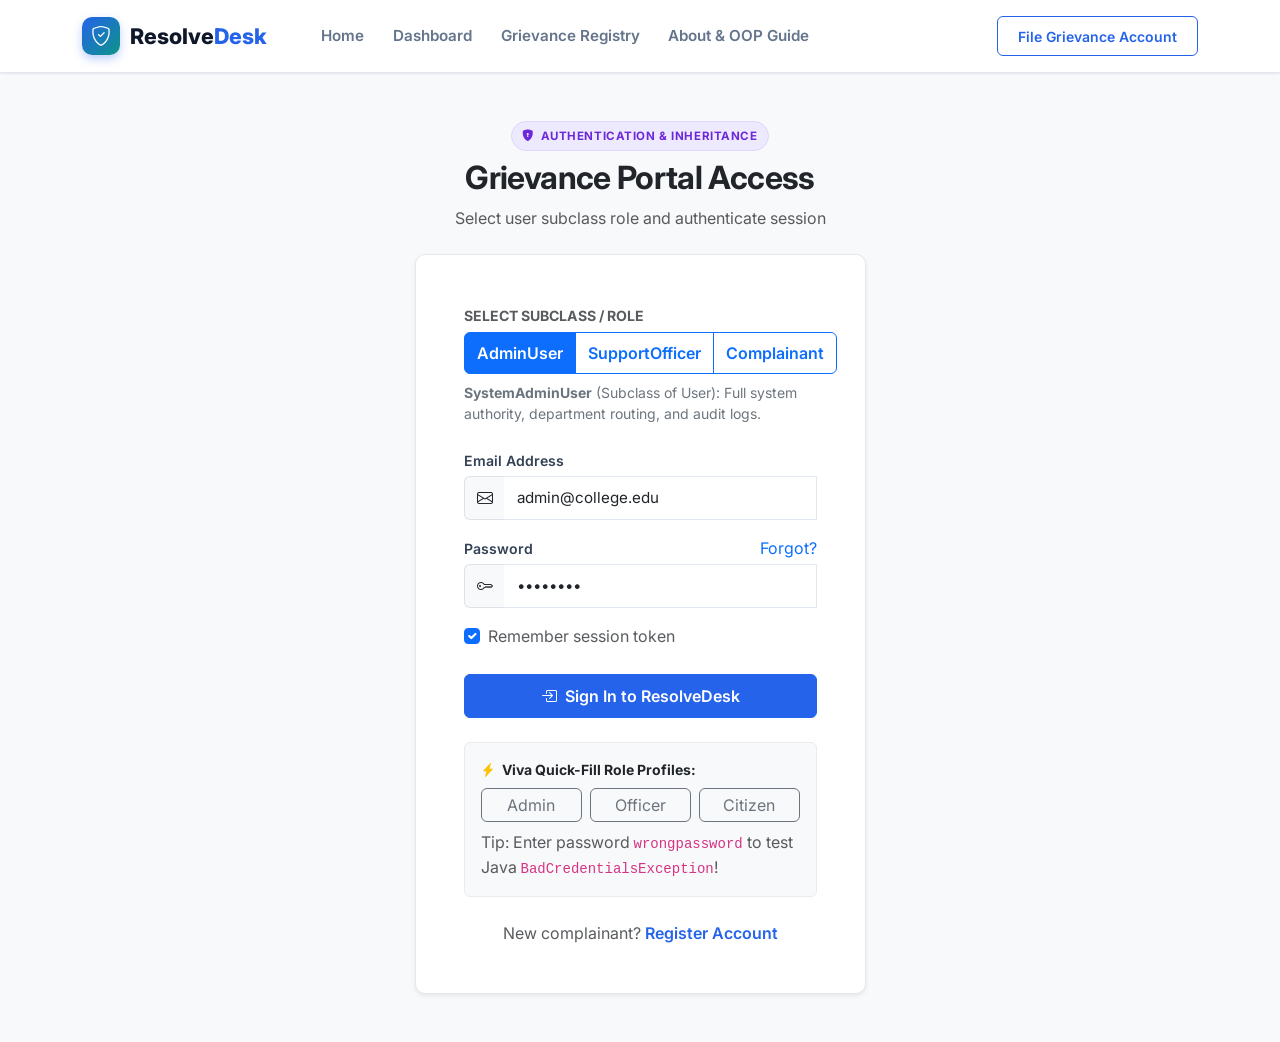
<file: login.html>
<!DOCTYPE html>
<html lang="en">
<head>
  <meta charset="UTF-8">
  <meta name="viewport" content="width=device-width, initial-scale=1.0">
  <title>Login | ResolveDesk Grievance Portal</title>
  
  <!-- Google Fonts: Inter -->
  <link rel="preconnect" href="https://fonts.googleapis.com">
  <link rel="preconnect" href="https://fonts.gstatic.com" crossorigin>
  <link href="https://fonts.googleapis.com/css2?family=Inter:wght@300;400;500;600;700;800&family=Fira+Code:wght@400;500&display=swap" rel="stylesheet">
  
  <!-- Bootstrap 5.3 CSS & Icons -->
  <link href="https://cdn.jsdelivr.net/npm/bootstrap@5.3.3/dist/css/bootstrap.min.css" rel="stylesheet">
  <link rel="stylesheet" href="https://cdn.jsdelivr.net/npm/bootstrap-icons@1.11.3/font/bootstrap-icons.min.css">
  
  <!-- Custom Modern CSS -->
  <link rel="stylesheet" href="css/style.css">
</head>
<body class="bg-light">

  <!-- ================= Navigation Bar ================= -->
  <nav class="navbar navbar-expand-lg navbar-custom sticky-top">
    <div class="container">
      <a class="navbar-brand" href="index.html">
        <div class="brand-icon">
          <i class="bi bi-shield-check"></i>
        </div>
        <span>Resolve<span class="text-primary-custom">Desk</span></span>
      </a>

      <button class="navbar-toggler" type="button" data-bs-toggle="collapse" data-bs-target="#mainNavbar">
        <span class="navbar-toggler-icon"></span>
      </button>

      <div class="collapse navbar-collapse" id="mainNavbar">
        <ul class="navbar-nav me-auto ms-lg-4">
          <li class="nav-item"><a class="nav-link" href="index.html">Home</a></li>
          <li class="nav-item"><a class="nav-link" href="dashboard.html">Dashboard</a></li>
          <li class="nav-item"><a class="nav-link" href="complaints.html">Grievance Registry</a></li>
          <li class="nav-item"><a class="nav-link" href="about.html">About & OOP Guide</a></li>
        </ul>
        <div>
          <a href="register.html" class="btn btn-outline-custom btn-sm">File Grievance Account</a>
        </div>
      </div>
    </div>
  </nav>

  <!-- ================= Login Card Section ================= -->
  <div class="container py-5 my-auto">
    <div class="row justify-content-center">
      <div class="col-md-8 col-lg-5">
        
        <div class="text-center mb-4">
          <span class="oop-badge mb-2"><i class="bi bi-shield-lock-fill"></i> Authentication & Inheritance</span>
          <h2 class="fw-bold text-dark">Grievance Portal Access</h2>
          <p class="text-muted fs-7">Select user subclass role and authenticate session</p>
        </div>

        <div class="card card-custom p-4 p-md-5 shadow-sm">
          
          <!-- Role Selection (Demonstrating Inheritance: User -> Admin / Officer / Complainant) -->
          <div class="mb-4">
            <label class="form-label text-muted fs-8 text-uppercase fw-bold">Select Subclass / Role</label>
            <div class="btn-group w-100" role="group">
              <input type="radio" class="btn-check" name="userRole" id="roleAdmin" value="ADMIN" checked autocomplete="off">
              <label class="btn btn-outline-primary py-2 fs-8 fw-semibold" for="roleAdmin">
                AdminUser
              </label>

              <input type="radio" class="btn-check" name="userRole" id="roleOfficer" value="OFFICER" autocomplete="off">
              <label class="btn btn-outline-primary py-2 fs-8 fw-semibold" for="roleOfficer">
                SupportOfficer
              </label>

              <input type="radio" class="btn-check" name="userRole" id="roleComplainant" value="COMPLAINANT" autocomplete="off">
              <label class="btn btn-outline-primary py-2 fs-8 fw-semibold" for="roleComplainant">
                Complainant
              </label>
            </div>
            <div id="roleDescriptionText" class="form-text fs-8 mt-2 text-secondary">
              <strong>SystemAdminUser</strong> (Subclass of User): Full system authority, department routing, and audit logs.
            </div>
          </div>

          <form id="loginForm" novalidate>
            <!-- Email -->
            <div class="mb-3">
              <label for="loginEmail" class="form-label">Email Address</label>
              <div class="input-group">
                <span class="input-group-text bg-light border-end-0"><i class="bi bi-envelope"></i></span>
                <input type="email" class="form-control border-start-0" id="loginEmail" placeholder="admin@college.edu" value="admin@college.edu" required>
                <div class="invalid-feedback">Please enter a valid email address.</div>
              </div>
            </div>

            <!-- Password -->
            <div class="mb-3">
              <div class="d-flex justify-content-between align-items-center mb-1">
                <label for="loginPassword" class="form-label mb-0">Password</label>
                <a href="#" class="fs-8 text-decoration-none text-primary" onclick="showToast('PasswordRecoveryService', 'Password reset instructions dispatched to your email.', 'info'); return false;">Forgot?</a>
              </div>
              <div class="input-group">
                <span class="input-group-text bg-light border-end-0"><i class="bi bi-key"></i></span>
                <input type="password" class="form-control border-start-0" id="loginPassword" placeholder="Enter password" value="admin123" required minlength="6">
                <div class="invalid-feedback">Password must be at least 6 characters.</div>
              </div>
            </div>

            <!-- Remember me -->
            <div class="d-flex justify-content-between align-items-center mb-4 fs-7">
              <div class="form-check">
                <input class="form-check-input" type="checkbox" id="rememberMe" checked>
                <label class="form-check-label text-muted" for="rememberMe">Remember session token</label>
              </div>
            </div>

            <!-- Submit -->
            <button type="submit" class="btn btn-primary-custom w-100 py-2.5 justify-content-center" data-oop-event="UserLoginSubmitted">
              <i class="bi bi-box-arrow-in-right"></i> Sign In to ResolveDesk
            </button>
          </form>

          <!-- Viva Testing Credentials Helper -->
          <div class="mt-4 p-3 bg-light rounded border border-light-subtle">
            <div class="d-flex align-items-center justify-content-between mb-2">
              <small class="fw-bold text-dark fs-8"><i class="bi bi-lightning-charge-fill text-warning me-1"></i> Viva Quick-Fill Role Profiles:</small>
            </div>
            <div class="d-flex gap-2">
              <button type="button" class="btn btn-xs btn-outline-secondary w-50 fs-8 py-1" onclick="document.getElementById('roleAdmin').checked=true; document.getElementById('loginEmail').value='admin@college.edu'; document.getElementById('loginPassword').value='admin123'; showToast('Credentials Set', 'Selected SystemAdminUser credentials', 'info');">
                Admin
              </button>
              <button type="button" class="btn btn-xs btn-outline-secondary w-50 fs-8 py-1" onclick="document.getElementById('roleOfficer').checked=true; document.getElementById('loginEmail').value='officer.raman@college.edu'; document.getElementById('loginPassword').value='officer123'; showToast('Credentials Set', 'Selected SupportOfficerUser credentials', 'info');">
                Officer
              </button>
              <button type="button" class="btn btn-xs btn-outline-secondary w-50 fs-8 py-1" onclick="document.getElementById('roleComplainant').checked=true; document.getElementById('loginEmail').value='aarav.sharma@college.edu'; document.getElementById('loginPassword').value='student123'; showToast('Credentials Set', 'Selected ComplainantUser credentials', 'info');">
                Citizen
              </button>
            </div>
            <div class="mt-2 text-muted fs-8">
              Tip: Enter password <code>wrongpassword</code> to test Java <code>BadCredentialsException</code>!
            </div>
          </div>

          <div class="text-center mt-4 fs-7 text-muted">
            New complainant? <a href="register.html" class="fw-semibold text-primary-custom text-decoration-none">Register Account</a>
          </div>

        </div>

      </div>
    </div>
  </div>

  <!-- Toast Notification Container -->
  <div id="toastContainer" class="toast-container position-fixed bottom-0 end-0 p-3" style="z-index: 9999;"></div>

  <!-- Bootstrap 5 JS Bundle -->
  <script src="https://cdn.jsdelivr.net/npm/bootstrap@5.3.3/dist/js/bootstrap.bundle.min.js"></script>
  <!-- Custom Scripts -->
  <script src="js/main.js"></script>
  <script src="js/auth.js"></script>
</body>
</html>
</file>
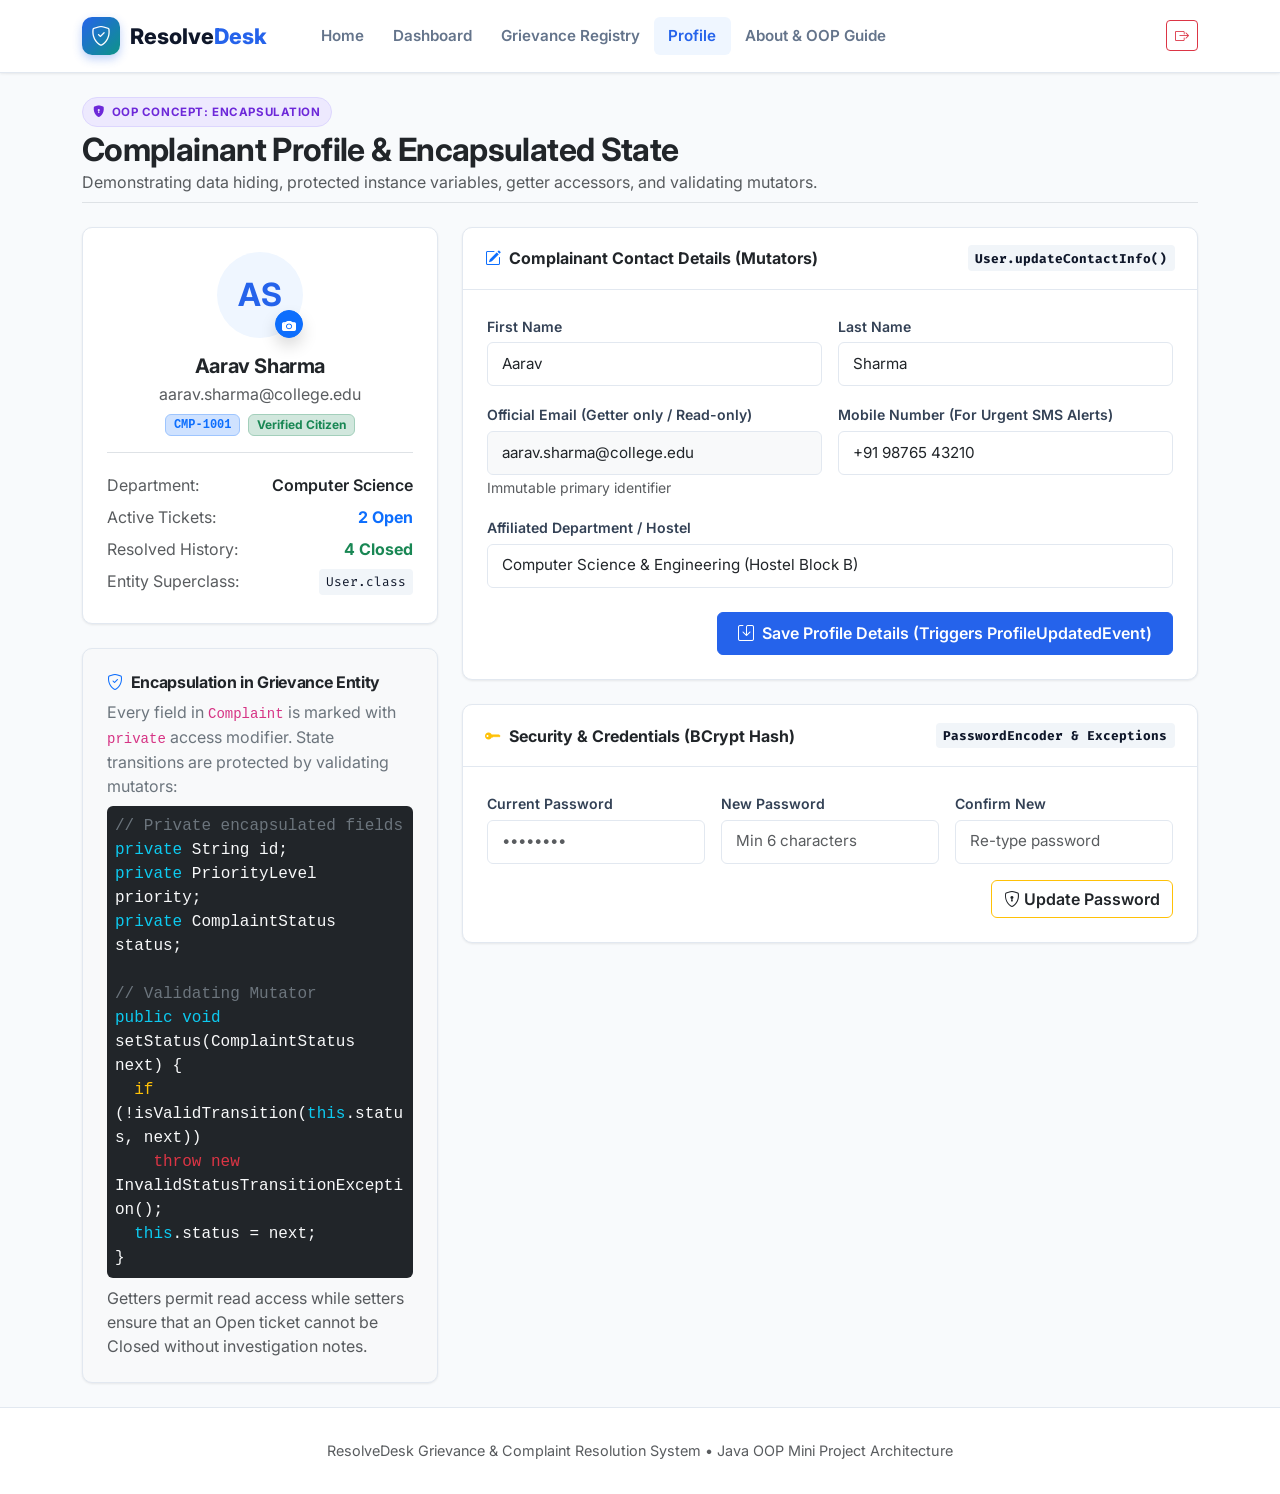
<file: profile.html>
<!DOCTYPE html>
<html lang="en">
<head>
  <meta charset="UTF-8">
  <meta name="viewport" content="width=device-width, initial-scale=1.0">
  <title>User Profile | ResolveDesk OOP Mini Project</title>
  
  <!-- Google Fonts: Inter -->
  <link rel="preconnect" href="https://fonts.googleapis.com">
  <link rel="preconnect" href="https://fonts.gstatic.com" crossorigin>
  <link href="https://fonts.googleapis.com/css2?family=Inter:wght@300;400;500;600;700;800&family=Fira+Code:wght@400;500&display=swap" rel="stylesheet">
  
  <!-- Bootstrap 5.3 CSS & Icons -->
  <link href="https://cdn.jsdelivr.net/npm/bootstrap@5.3.3/dist/css/bootstrap.min.css" rel="stylesheet">
  <link rel="stylesheet" href="https://cdn.jsdelivr.net/npm/bootstrap-icons@1.11.3/font/bootstrap-icons.min.css">
  
  <!-- Custom Modern CSS -->
  <link rel="stylesheet" href="css/style.css">
</head>
<body>

  <!-- ================= Navigation Bar ================= -->
  <nav class="navbar navbar-expand-lg navbar-custom sticky-top">
    <div class="container">
      <a class="navbar-brand" href="index.html">
        <div class="brand-icon">
          <i class="bi bi-shield-check"></i>
        </div>
        <span>Resolve<span class="text-primary-custom">Desk</span></span>
      </a>

      <button class="navbar-toggler" type="button" data-bs-toggle="collapse" data-bs-target="#mainNavbar">
        <span class="navbar-toggler-icon"></span>
      </button>

      <div class="collapse navbar-collapse" id="mainNavbar">
        <ul class="navbar-nav me-auto ms-lg-4">
          <li class="nav-item"><a class="nav-link" href="index.html">Home</a></li>
          <li class="nav-item"><a class="nav-link" href="dashboard.html">Dashboard</a></li>
          <li class="nav-item"><a class="nav-link" href="complaints.html">Grievance Registry</a></li>
          <li class="nav-item"><a class="nav-link active" href="profile.html">Profile</a></li>
          <li class="nav-item"><a class="nav-link" href="about.html">About & OOP Guide</a></li>
        </ul>

        <div class="d-flex align-items-center gap-2">
          <a href="login.html" class="btn btn-outline-danger btn-sm" title="Log Out">
            <i class="bi bi-box-arrow-right"></i>
          </a>
        </div>
      </div>
    </div>
  </nav>

  <!-- ================= Profile Main Content ================= -->
  <main class="py-4">
    <div class="container">
      
      <!-- Top Header -->
      <div class="mb-4 pb-2 border-bottom">
        <span class="oop-badge mb-1"><i class="bi bi-shield-lock-fill"></i> OOP Concept: Encapsulation</span>
        <h2 class="fw-bold text-dark mb-0">Complainant Profile & Encapsulated State</h2>
        <p class="text-muted fs-7 mb-0">Demonstrating data hiding, protected instance variables, getter accessors, and validating mutators.</p>
      </div>

      <div class="row g-4">
        
        <!-- Left Column: Profile Card & Encapsulation Mapping -->
        <div class="col-lg-4">
          
          <!-- Avatar Card -->
          <div class="card card-custom p-4 text-center mb-4">
            <div class="position-relative d-inline-block mx-auto mb-3">
              <div class="avatar-lg bg-primary-light text-primary rounded-circle d-flex align-items-center justify-content-center fw-bold fs-2" style="width: 86px; height: 86px;">
                AS
              </div>
              <button class="btn btn-sm btn-primary rounded-circle position-absolute bottom-0 end-0 p-1 shadow" title="Upload ID Proof / Photo (File Handling)" onclick="document.getElementById('avatarFileInput').click();" style="width: 28px; height: 28px;">
                <i class="bi bi-camera-fill fs-8"></i>
              </button>
              <input type="file" id="avatarFileInput" accept="image/*" class="d-none" onchange="showToast('FileUploadedEvent', 'Avatar file stream uploaded to storage partition.', 'success');">
            </div>

            <h5 class="fw-bold text-dark mb-1" id="profileCardName">Aarav Sharma</h5>
            <div class="text-muted fs-7 mb-2" id="profileCardEmail">aarav.sharma@college.edu</div>
            <div class="d-flex justify-content-center gap-2 mb-3">
              <span class="badge bg-primary-subtle text-primary border border-primary-subtle font-monospace">CMP-1001</span>
              <span class="badge bg-success-subtle text-success border border-success-subtle">Verified Citizen</span>
            </div>

            <div class="border-top pt-3 text-start fs-8">
              <div class="d-flex justify-content-between py-1">
                <span class="text-muted">Department:</span>
                <span class="fw-semibold text-dark">Computer Science</span>
              </div>
              <div class="d-flex justify-content-between py-1">
                <span class="text-muted">Active Tickets:</span>
                <span class="fw-bold text-primary">2 Open</span>
              </div>
              <div class="d-flex justify-content-between py-1">
                <span class="text-muted">Resolved History:</span>
                <span class="fw-bold text-success">4 Closed</span>
              </div>
              <div class="d-flex justify-content-between py-1">
                <span class="text-muted">Entity Superclass:</span>
                <span class="code-pill">User.class</span>
              </div>
            </div>
          </div>

          <!-- Encapsulation Viva Card -->
          <div class="card card-custom p-4 bg-light">
            <h6 class="fw-bold text-dark mb-2"><i class="bi bi-shield-check text-primary me-2"></i>Encapsulation in Grievance Entity</h6>
            <p class="text-secondary fs-8 mb-2">
              Every field in <code>Complaint</code> is marked with <code>private</code> access modifier. State transitions are protected by validating mutators:
            </p>
            <div class="bg-dark text-light p-2 rounded font-monospace fs-8 mb-2">
              <span class="text-secondary">// Private encapsulated fields</span><br>
              <span class="text-info">private</span> String id;<br>
              <span class="text-info">private</span> PriorityLevel priority;<br>
              <span class="text-info">private</span> ComplaintStatus status;<br><br>
              <span class="text-secondary">// Validating Mutator</span><br>
              <span class="text-info">public void</span> setStatus(ComplaintStatus next) {<br>
              &nbsp;&nbsp;<span class="text-warning">if</span> (!isValidTransition(<span class="text-info">this</span>.status, next))<br>
              &nbsp;&nbsp;&nbsp;&nbsp;<span class="text-danger">throw new</span> InvalidStatusTransitionException();<br>
              &nbsp;&nbsp;<span class="text-info">this</span>.status = next;<br>
              }
            </div>
            <div class="fs-8 text-muted">
              Getters permit read access while setters ensure that an Open ticket cannot be Closed without investigation notes.
            </div>
          </div>

        </div>

        <!-- Right Column: Profile Edit & Security -->
        <div class="col-lg-8">
          
          <!-- Personal Information Card -->
          <div class="card card-custom mb-4">
            <div class="card-header card-header-clean d-flex justify-content-between align-items-center">
              <span class="fw-bold text-dark"><i class="bi bi-pencil-square text-primary me-2"></i>Complainant Contact Details (Mutators)</span>
              <span class="code-pill">User.updateContactInfo()</span>
            </div>
            <div class="card-body p-4">
              <form id="profileUpdateForm" novalidate>
                <div class="row g-3">
                  <div class="col-md-6">
                    <label class="form-label" for="profFirstName">First Name</label>
                    <input type="text" class="form-control" id="profFirstName" value="Aarav" required>
                  </div>
                  <div class="col-md-6">
                    <label class="form-label" for="profLastName">Last Name</label>
                    <input type="text" class="form-control" id="profLastName" value="Sharma" required>
                  </div>
                  <div class="col-md-6">
                    <label class="form-label" for="profEmail">Official Email (Getter only / Read-only)</label>
                    <input type="email" class="form-control bg-light" id="profEmail" value="aarav.sharma@college.edu" readonly>
                    <small class="text-muted fs-8">Immutable primary identifier</small>
                  </div>
                  <div class="col-md-6">
                    <label class="form-label" for="profPhone">Mobile Number (For Urgent SMS Alerts)</label>
                    <input type="tel" class="form-control" id="profPhone" value="+91 98765 43210" required>
                  </div>
                  <div class="col-12">
                    <label class="form-label" for="profDepartment">Affiliated Department / Hostel</label>
                    <input type="text" class="form-control" id="profDepartment" value="Computer Science & Engineering (Hostel Block B)" required>
                  </div>
                  <div class="col-12 text-end mt-4">
                    <button type="submit" class="btn btn-primary-custom" data-oop-event="ProfileUpdateSubmitted">
                      <i class="bi bi-save"></i> Save Profile Details (Triggers ProfileUpdatedEvent)
                    </button>
                  </div>
                </div>
              </form>
            </div>
          </div>

          <!-- Security Credentials Card -->
          <div class="card card-custom">
            <div class="card-header card-header-clean d-flex justify-content-between align-items-center">
              <span class="fw-bold text-dark"><i class="bi bi-key-fill text-warning me-2"></i>Security & Credentials (BCrypt Hash)</span>
              <span class="code-pill">PasswordEncoder & Exceptions</span>
            </div>
            <div class="card-body p-4">
              <form id="passwordUpdateForm" novalidate onsubmit="event.preventDefault(); showToast('PasswordChangedEvent', 'Password salt re-hashed and updated in database.', 'success');">
                <div class="row g-3">
                  <div class="col-md-4">
                    <label class="form-label" for="currentPass">Current Password</label>
                    <input type="password" class="form-control" id="currentPass" placeholder="••••••••" required>
                  </div>
                  <div class="col-md-4">
                    <label class="form-label" for="newPass">New Password</label>
                    <input type="password" class="form-control" id="newPass" placeholder="Min 6 characters" required minlength="6">
                  </div>
                  <div class="col-md-4">
                    <label class="form-label" for="confirmNewPass">Confirm New</label>
                    <input type="password" class="form-control" id="confirmNewPass" placeholder="Re-type password" required minlength="6">
                  </div>
                  <div class="col-12 text-end">
                    <button type="submit" class="btn btn-outline-warning text-dark fw-semibold" data-oop-event="PasswordChangeSubmitted">
                      <i class="bi bi-shield-lock"></i> Update Password
                    </button>
                  </div>
                </div>
              </form>
            </div>
          </div>

        </div>

      </div>

    </div>
  </main>

  <!-- Toast Notification Container -->
  <div id="toastContainer" class="toast-container position-fixed bottom-0 end-0 p-3" style="z-index: 9999;"></div>

  <!-- Footer -->
  <footer>
    <div class="container text-center text-muted fs-8">
      ResolveDesk Grievance & Complaint Resolution System &bull; Java OOP Mini Project Architecture
    </div>
  </footer>

  <!-- Bootstrap 5 Bundle JS -->
  <script src="https://cdn.jsdelivr.net/npm/bootstrap@5.3.3/dist/js/bootstrap.bundle.min.js"></script>
  <!-- Custom JS -->
  <script src="js/main.js"></script>
  <script>
    document.getElementById('profileUpdateForm').addEventListener('submit', (e) => {
      e.preventDefault();
      const fn = document.getElementById('profFirstName').value.trim();
      const ln = document.getElementById('profLastName').value.trim();
      document.getElementById('profileCardName').textContent = `${fn} ${ln}`;
      showToast('ProfileUpdatedEvent', `Updated encapsulated entity state for ${fn} ${ln}.`, 'success');
    });
  </script>
</body>
</html>
</file>
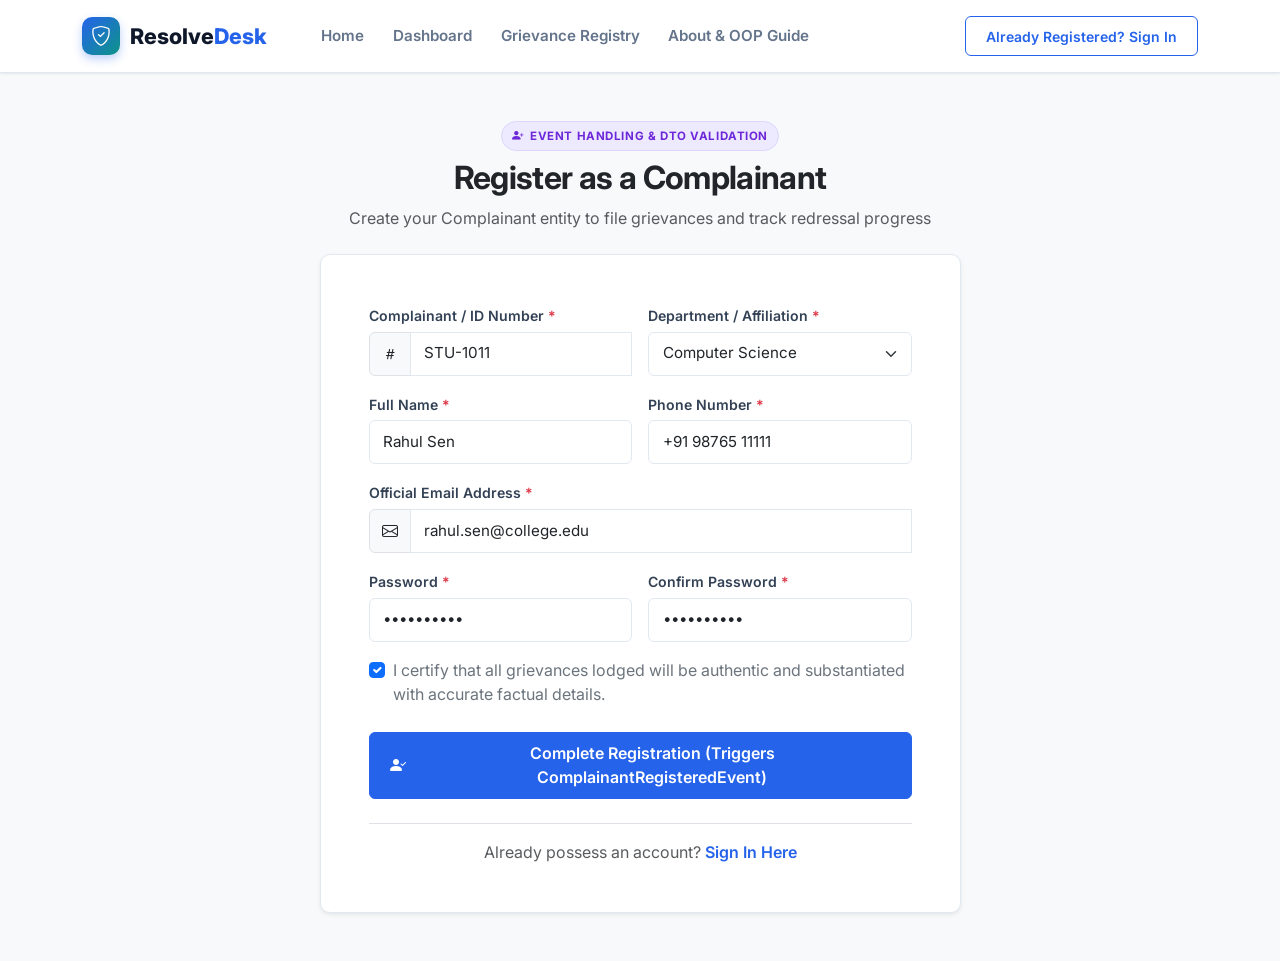
<file: register.html>
<!DOCTYPE html>
<html lang="en">
<head>
  <meta charset="UTF-8">
  <meta name="viewport" content="width=device-width, initial-scale=1.0">
  <title>Register | ResolveDesk Grievance Portal</title>
  
  <!-- Google Fonts: Inter -->
  <link rel="preconnect" href="https://fonts.googleapis.com">
  <link rel="preconnect" href="https://fonts.gstatic.com" crossorigin>
  <link href="https://fonts.googleapis.com/css2?family=Inter:wght@300;400;500;600;700;800&family=Fira+Code:wght@400;500&display=swap" rel="stylesheet">
  
  <!-- Bootstrap 5.3 CSS & Icons -->
  <link href="https://cdn.jsdelivr.net/npm/bootstrap@5.3.3/dist/css/bootstrap.min.css" rel="stylesheet">
  <link rel="stylesheet" href="https://cdn.jsdelivr.net/npm/bootstrap-icons@1.11.3/font/bootstrap-icons.min.css">
  
  <!-- Custom Modern CSS -->
  <link rel="stylesheet" href="css/style.css">
</head>
<body class="bg-light">

  <!-- ================= Navigation Bar ================= -->
  <nav class="navbar navbar-expand-lg navbar-custom sticky-top">
    <div class="container">
      <a class="navbar-brand" href="index.html">
        <div class="brand-icon">
          <i class="bi bi-shield-check"></i>
        </div>
        <span>Resolve<span class="text-primary-custom">Desk</span></span>
      </a>

      <button class="navbar-toggler" type="button" data-bs-toggle="collapse" data-bs-target="#mainNavbar">
        <span class="navbar-toggler-icon"></span>
      </button>

      <div class="collapse navbar-collapse" id="mainNavbar">
        <ul class="navbar-nav me-auto ms-lg-4">
          <li class="nav-item"><a class="nav-link" href="index.html">Home</a></li>
          <li class="nav-item"><a class="nav-link" href="dashboard.html">Dashboard</a></li>
          <li class="nav-item"><a class="nav-link" href="complaints.html">Grievance Registry</a></li>
          <li class="nav-item"><a class="nav-link" href="about.html">About & OOP Guide</a></li>
        </ul>
        <div>
          <a href="login.html" class="btn btn-outline-custom btn-sm">Already Registered? Sign In</a>
        </div>
      </div>
    </div>
  </nav>

  <!-- ================= Registration Form Section ================= -->
  <div class="container py-5 my-auto">
    <div class="row justify-content-center">
      <div class="col-md-9 col-lg-7">
        
        <div class="text-center mb-4">
          <span class="oop-badge mb-2"><i class="bi bi-person-plus-fill"></i> Event Handling & DTO Validation</span>
          <h2 class="fw-bold text-dark">Register as a Complainant</h2>
          <p class="text-muted fs-7">Create your Complainant entity to file grievances and track redressal progress</p>
        </div>

        <div class="card card-custom p-4 p-md-5 shadow-sm">
          <form id="registerForm" novalidate>
            
            <div class="row g-3">
              <!-- Complainant ID -->
              <div class="col-md-6">
                <label for="regIdNumber" class="form-label">Complainant / ID Number <span class="text-danger">*</span></label>
                <div class="input-group">
                  <span class="input-group-text bg-light"><i class="bi bi-hash"></i></span>
                  <input type="text" class="form-control" id="regIdNumber" placeholder="e.g. STU-1011 or EMP-202" value="STU-1011" required minlength="4">
                  <div class="invalid-feedback">Valid ID is required.</div>
                </div>
              </div>

              <!-- Department / Unit -->
              <div class="col-md-6">
                <label for="regDepartment" class="form-label">Department / Affiliation <span class="text-danger">*</span></label>
                <select class="form-select" id="regDepartment" required>
                  <option value="" disabled>Select Department</option>
                  <option value="Computer Science" selected>Computer Science</option>
                  <option value="Information Technology">Information Technology</option>
                  <option value="Electronics & Comm.">Electronics & Comm.</option>
                  <option value="Mechanical Engineering">Mechanical Engineering</option>
                  <option value="Hostel Resident">Hostel Resident</option>
                </select>
                <div class="invalid-feedback">Please select an affiliation.</div>
              </div>

              <!-- Full Name -->
              <div class="col-md-6">
                <label for="regFullName" class="form-label">Full Name <span class="text-danger">*</span></label>
                <input type="text" class="form-control" id="regFullName" placeholder="e.g. Rahul Sen" value="Rahul Sen" required minlength="3">
                <div class="invalid-feedback">Full name is required.</div>
              </div>

              <!-- Phone -->
              <div class="col-md-6">
                <label for="regPhone" class="form-label">Phone Number <span class="text-danger">*</span></label>
                <input type="tel" class="form-control" id="regPhone" placeholder="+91 98765 00000" value="+91 98765 11111" required>
                <div class="invalid-feedback">Contact number is required for SMS alerts.</div>
              </div>

              <!-- Email -->
              <div class="col-12">
                <label for="regEmail" class="form-label">Official Email Address <span class="text-danger">*</span></label>
                <div class="input-group">
                  <span class="input-group-text bg-light"><i class="bi bi-envelope"></i></span>
                  <input type="email" class="form-control" id="regEmail" placeholder="rahul.sen@college.edu" value="rahul.sen@college.edu" required>
                  <div class="invalid-feedback">A valid email address is required.</div>
                </div>
              </div>

              <!-- Password -->
              <div class="col-md-6">
                <label for="regPassword" class="form-label">Password <span class="text-danger">*</span></label>
                <input type="password" class="form-control" id="regPassword" placeholder="Minimum 6 characters" value="student123" required minlength="6">
                <div class="invalid-feedback">Password must be at least 6 characters.</div>
              </div>

              <!-- Confirm Password -->
              <div class="col-md-6">
                <label for="regConfirmPassword" class="form-label">Confirm Password <span class="text-danger">*</span></label>
                <input type="password" class="form-control" id="regConfirmPassword" placeholder="Re-type password" value="student123" required minlength="6">
                <div class="invalid-feedback">Passwords must match.</div>
              </div>

              <!-- Honor Code -->
              <div class="col-12 mt-3">
                <div class="form-check">
                  <input class="form-check-input" type="checkbox" id="regHonorCode" required checked>
                  <label class="form-check-label fs-7 text-secondary" for="regHonorCode">
                    I certify that all grievances lodged will be authentic and substantiated with accurate factual details.
                  </label>
                  <div class="invalid-feedback">You must accept the grievance guidelines.</div>
                </div>
              </div>

              <!-- Submit -->
              <div class="col-12 mt-4">
                <button type="submit" class="btn btn-primary-custom w-100 py-2.5 justify-content-center" data-oop-event="ComplainantRegistrationSubmitted">
                  <i class="bi bi-person-check-fill"></i> Complete Registration (Triggers ComplainantRegisteredEvent)
                </button>
              </div>
            </div>

          </form>

          <div class="text-center mt-4 fs-7 text-muted border-top pt-3">
            Already possess an account? <a href="login.html" class="fw-semibold text-primary-custom text-decoration-none">Sign In Here</a>
          </div>

        </div>

      </div>
    </div>
  </div>

  <!-- Toast Notification Container -->
  <div id="toastContainer" class="toast-container position-fixed bottom-0 end-0 p-3" style="z-index: 9999;"></div>

  <!-- Bootstrap 5 JS Bundle -->
  <script src="https://cdn.jsdelivr.net/npm/bootstrap@5.3.3/dist/js/bootstrap.bundle.min.js"></script>
  <!-- Custom Scripts -->
  <script src="js/main.js"></script>
  <script src="js/auth.js"></script>
</body>
</html>
</file>
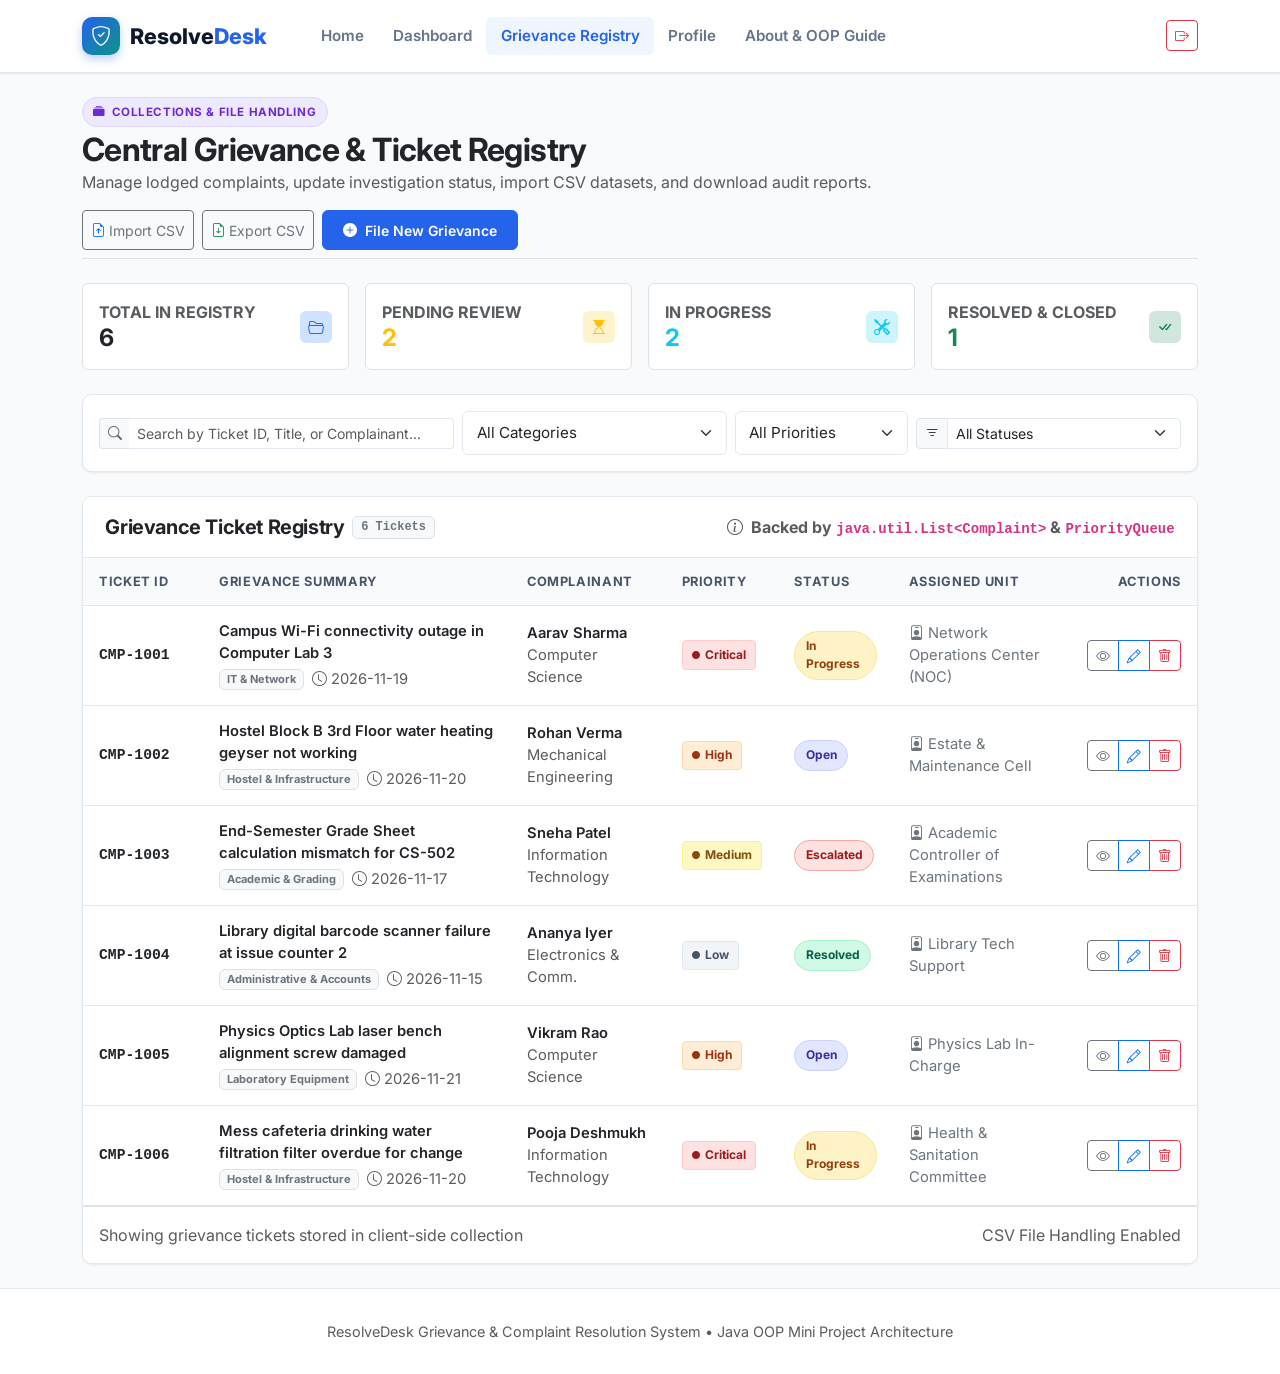
<file: students.html>
<!DOCTYPE html>
<html lang="en">
<head>
  <meta charset="UTF-8">
  <meta http-equiv="refresh" content="0; url=complaints.html">
  <title>Redirecting to Grievance Registry...</title>
</head>
<body>
  <p>Redirecting to <a href="complaints.html">Grievance Registry (complaints.html)</a>...</p>
  <script>
    window.location.href = "complaints.html";
  </script>
</body>
</html>
</file>
<file: css/style.css>
/* ===================================================================
   ResolveDesk - Grievance & Complaint Resolution System
   Custom Modern CSS Stylesheet for Java OOP Mini Project Frontend
   =================================================================== */

:root {
  --primary-color: #2563eb;       /* Modern Royal Blue */
  --primary-hover: #1d4ed8;
  --primary-light: #eff6ff;
  --secondary-color: #0d9488;     /* Teal */
  --accent-color: #7c3aed;        /* Violet */
  --success-color: #10b981;       /* Emerald */
  --warning-color: #f59e0b;       /* Amber */
  --danger-color: #ef4444;        /* Crimson */
  --dark-bg: #0f172a;             /* Slate 900 */
  --card-bg: #ffffff;
  --body-bg: #f8fafc;
  --text-main: #1e293b;
  --text-muted: #64748b;
  --border-color: #e2e8f0;
  --radius-sm: 6px;
  --radius-md: 10px;
  --radius-lg: 16px;
  --shadow-sm: 0 1px 3px rgba(0, 0, 0, 0.05), 0 1px 2px rgba(0, 0, 0, 0.03);
  --shadow-md: 0 4px 6px -1px rgba(0, 0, 0, 0.07), 0 2px 4px -2px rgba(0, 0, 0, 0.05);
  --shadow-lg: 0 10px 15px -3px rgba(0, 0, 0, 0.08), 0 4px 6px -4px rgba(0, 0, 0, 0.04);
}

body {
  font-family: 'Inter', -apple-system, BlinkMacSystemFont, 'Segoe UI', Roboto, Helvetica, Arial, sans-serif;
  background-color: var(--body-bg);
  color: var(--text-main);
  min-height: 100vh;
  display: flex;
  flex-direction: column;
}

/* -------------------------------------------------------------------
   Typography & OOP Badges
------------------------------------------------------------------- */
h1, h2, h3, h4, h5, h6 {
  font-weight: 700;
  color: var(--dark-bg);
  letter-spacing: -0.02em;
}

.text-primary-custom {
  color: var(--primary-color) !important;
}

.bg-primary-custom {
  background-color: var(--primary-color) !important;
}

.bg-primary-light {
  background-color: var(--primary-light) !important;
  color: var(--primary-color) !important;
}

.oop-badge {
  display: inline-flex;
  align-items: center;
  gap: 0.35rem;
  font-size: 0.72rem;
  font-weight: 700;
  text-transform: uppercase;
  letter-spacing: 0.05em;
  padding: 0.35rem 0.65rem;
  border-radius: 9999px;
  background-color: #ede9fe;
  color: #6d28d9;
  border: 1px solid #ddd6fe;
}

/* -------------------------------------------------------------------
   Navbar
------------------------------------------------------------------- */
.navbar-custom {
  background: #ffffff;
  border-bottom: 1px solid var(--border-color);
  box-shadow: var(--shadow-sm);
  padding: 0.75rem 0;
}

.navbar-brand {
  font-weight: 800;
  font-size: 1.35rem;
  color: var(--dark-bg);
  display: flex;
  align-items: center;
  gap: 0.6rem;
}

.brand-icon {
  width: 38px;
  height: 38px;
  background: linear-gradient(135deg, var(--primary-color), var(--secondary-color));
  color: white;
  display: flex;
  align-items: center;
  justify-content: center;
  border-radius: var(--radius-md);
  font-size: 1.25rem;
  box-shadow: 0 4px 10px rgba(37, 99, 235, 0.3);
}

.nav-link {
  font-weight: 600;
  font-size: 0.95rem;
  color: var(--text-muted);
  padding: 0.5rem 0.9rem !important;
  border-radius: var(--radius-sm);
  transition: all 0.2s ease;
}

.nav-link:hover {
  color: var(--primary-color);
  background-color: #f1f5f9;
}

.nav-link.active {
  color: var(--primary-color) !important;
  background-color: var(--primary-light);
}

/* -------------------------------------------------------------------
   Cards & Layout
------------------------------------------------------------------- */
.card-custom {
  background: var(--card-bg);
  border: 1px solid var(--border-color);
  border-radius: var(--radius-md);
  box-shadow: var(--shadow-sm);
  transition: transform 0.25s ease, box-shadow 0.25s ease;
  overflow: hidden;
}

.card-custom:hover {
  box-shadow: var(--shadow-md);
}

.card-hover-lift:hover {
  transform: translateY(-4px);
  box-shadow: var(--shadow-lg);
}

.card-header-clean {
  background: transparent;
  border-bottom: 1px solid var(--border-color);
  padding: 1.1rem 1.4rem;
  font-weight: 700;
}

/* Metric / Stat Cards */
.stat-card {
  padding: 1.25rem;
  border-radius: var(--radius-md);
  background: white;
  border: 1px solid var(--border-color);
  display: flex;
  align-items: center;
  justify-content: space-between;
  box-shadow: var(--shadow-sm);
  transition: all 0.2s ease;
}

.stat-card:hover {
  transform: translateY(-2px);
  box-shadow: var(--shadow-md);
}

.stat-icon {
  width: 52px;
  height: 52px;
  border-radius: var(--radius-md);
  display: flex;
  align-items: center;
  justify-content: center;
  font-size: 1.5rem;
}

.stat-icon.primary { background: #dbeafe; color: #1d4ed8; }
.stat-icon.success { background: #d1fae5; color: #047857; }
.stat-icon.warning { background: #fef3c7; color: #b45309; }
.stat-icon.danger  { background: #fee2e2; color: #b91c1c; }
.stat-icon.info    { background: #e0f2fe; color: #0369a1; }

.stat-value {
  font-size: 1.85rem;
  font-weight: 800;
  color: var(--dark-bg);
  line-height: 1.2;
}

.stat-label {
  font-size: 0.85rem;
  font-weight: 600;
  color: var(--text-muted);
  text-transform: uppercase;
  letter-spacing: 0.04em;
}

/* -------------------------------------------------------------------
   Priority & Status Badges
------------------------------------------------------------------- */
.priority-badge {
  font-size: 0.75rem;
  font-weight: 700;
  padding: 0.3rem 0.6rem;
  border-radius: 4px;
  display: inline-flex;
  align-items: center;
  gap: 0.3rem;
}

.priority-critical { background: #fee2e2; color: #991b1b; border: 1px solid #fecaca; }
.priority-high     { background: #ffedd5; color: #9a3412; border: 1px solid #fed7aa; }
.priority-medium   { background: #fef9c3; color: #854d0e; border: 1px solid #fef08a; }
.priority-low      { background: #f1f5f9; color: #475569; border: 1px solid #e2e8f0; }

.status-badge {
  font-size: 0.75rem;
  font-weight: 700;
  padding: 0.35rem 0.65rem;
  border-radius: 9999px;
  display: inline-flex;
  align-items: center;
  gap: 0.35rem;
}

.status-open        { background: #e0e7ff; color: #3730a3; border: 1px solid #c7d2fe; }
.status-in-progress { background: #fef3c7; color: #92400e; border: 1px solid #fde68a; }
.status-resolved    { background: #d1fae5; color: #065f46; border: 1px solid #a7f3d0; }
.status-closed      { background: #f1f5f9; color: #475569; border: 1px solid #cbd5e1; }
.status-escalated   { background: #fee2e2; color: #991b1b; border: 1px solid #fca5a5; }

/* -------------------------------------------------------------------
   Buttons & Inputs
------------------------------------------------------------------- */
.btn-primary-custom {
  background-color: var(--primary-color);
  color: white;
  border: 1px solid var(--primary-color);
  font-weight: 600;
  padding: 0.55rem 1.25rem;
  border-radius: var(--radius-sm);
  transition: all 0.2s ease;
  display: inline-flex;
  align-items: center;
  gap: 0.5rem;
}

.btn-primary-custom:hover {
  background-color: var(--primary-hover);
  border-color: var(--primary-hover);
  color: white;
  box-shadow: 0 4px 12px rgba(37, 99, 235, 0.25);
}

.btn-outline-custom {
  background-color: transparent;
  color: var(--primary-color);
  border: 1px solid var(--primary-color);
  font-weight: 600;
  padding: 0.55rem 1.25rem;
  border-radius: var(--radius-sm);
  transition: all 0.2s ease;
  display: inline-flex;
  align-items: center;
  gap: 0.5rem;
}

.btn-outline-custom:hover {
  background-color: var(--primary-light);
  color: var(--primary-hover);
}

.form-control, .form-select {
  border: 1px solid var(--border-color);
  padding: 0.6rem 0.85rem;
  border-radius: var(--radius-sm);
  font-size: 0.95rem;
  transition: border-color 0.15s ease, box-shadow 0.15s ease;
}

.form-control:focus, .form-select:focus {
  border-color: var(--primary-color);
  box-shadow: 0 0 0 3px rgba(37, 99, 235, 0.15);
}

.form-label {
  font-weight: 600;
  font-size: 0.88rem;
  margin-bottom: 0.35rem;
  color: #334155;
}

/* -------------------------------------------------------------------
   Table Styling
------------------------------------------------------------------- */
.table-custom {
  margin-bottom: 0;
  vertical-align: middle;
}

.table-custom thead th {
  background-color: #f8fafc;
  color: #475569;
  font-size: 0.8rem;
  font-weight: 700;
  text-transform: uppercase;
  letter-spacing: 0.05em;
  padding: 0.85rem 1rem;
  border-bottom: 1px solid var(--border-color);
}

.table-custom tbody td {
  padding: 0.9rem 1rem;
  border-bottom: 1px solid var(--border-color);
  font-size: 0.92rem;
}

.table-custom tbody tr:hover {
  background-color: #f8fafc;
}

/* -------------------------------------------------------------------
   Hero & Concept Cards
------------------------------------------------------------------- */
.hero-section {
  background: linear-gradient(135deg, #0f172a 0%, #1e3a8a 60%, #1e40af 100%);
  color: white;
  padding: 4.5rem 0;
  position: relative;
  overflow: hidden;
}

.hero-section::after {
  content: '';
  position: absolute;
  top: -40%;
  right: -20%;
  width: 600px;
  height: 600px;
  background: radial-gradient(circle, rgba(255,255,255,0.08) 0%, transparent 70%);
  border-radius: 50%;
  pointer-events: none;
}

.concept-card {
  border-left: 4px solid var(--primary-color);
  transition: all 0.25s ease;
}

.concept-card:hover {
  transform: translateY(-3px);
  border-left-color: var(--accent-color);
}

.code-pill {
  font-family: 'Fira Code', 'Courier New', monospace;
  font-size: 0.8rem;
  background-color: #f1f5f9;
  color: #0f172a;
  padding: 0.2rem 0.45rem;
  border-radius: 4px;
}

/* -------------------------------------------------------------------
   Footer & Animations
------------------------------------------------------------------- */
footer {
  margin-top: auto;
  background-color: #ffffff;
  border-top: 1px solid var(--border-color);
  padding: 2rem 0;
  color: var(--text-muted);
  font-size: 0.9rem;
}

@keyframes fadeIn {
  from { opacity: 0; transform: translateY(8px); }
  to { opacity: 1; transform: translateY(0); }
}

.animate-fade-in {
  animation: fadeIn 0.4s ease forwards;
}
</file>
